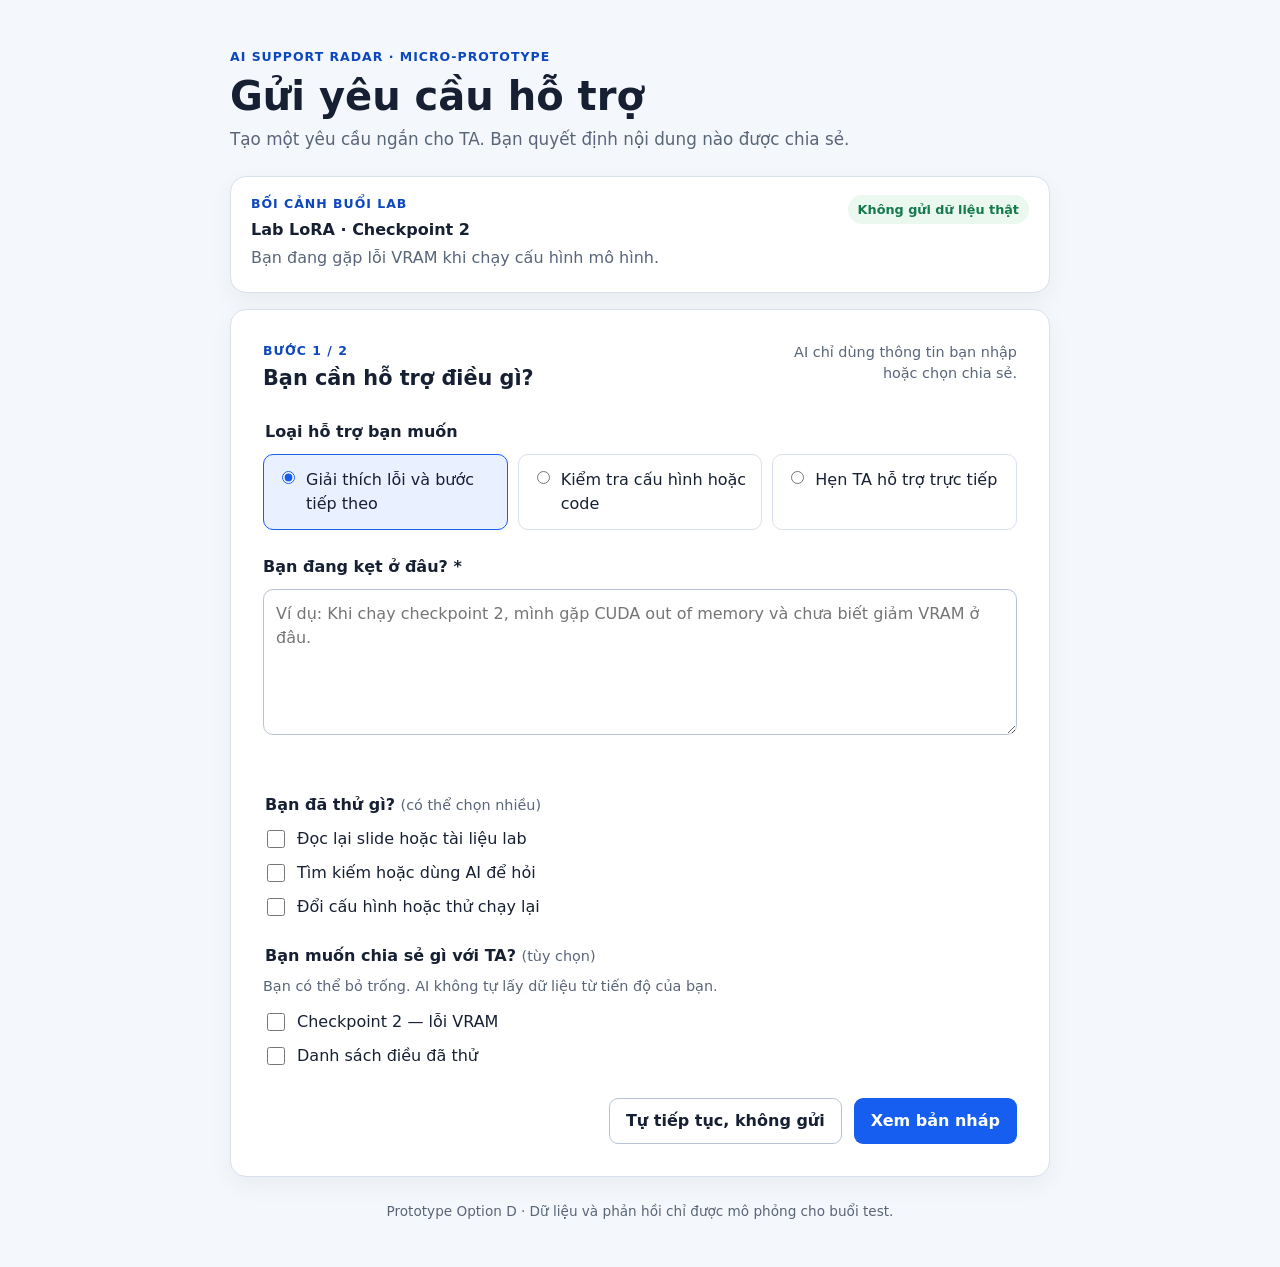
<file: prototype-option-d/index.html>
<!doctype html>
<html lang="vi">
<head>
  <meta charset="UTF-8" />
  <meta name="viewport" content="width=device-width, initial-scale=1.0" />
  <meta name="description" content="Micro-prototype cho Option D: learner chủ động tạo yêu cầu hỗ trợ." />
  <title>Help Brief — Lab LoRA</title>
  <link rel="stylesheet" href="styles.css" />
</head>
<body>
  <main class="app-shell">
    <header class="page-header">
      <p class="eyebrow">AI Support Radar · Micro-prototype</p>
      <h1>Gửi yêu cầu hỗ trợ</h1>
      <p class="lede">Tạo một yêu cầu ngắn cho TA. Bạn quyết định nội dung nào được chia sẻ.</p>
    </header>

    <section class="scenario-card" aria-labelledby="scenario-title">
      <div>
        <p class="eyebrow" id="scenario-title">Bối cảnh buổi lab</p>
        <p><strong>Lab LoRA · Checkpoint 2</strong></p>
        <p class="muted">Bạn đang gặp lỗi VRAM khi chạy cấu hình mô hình.</p>
      </div>
      <span class="status-badge">Không gửi dữ liệu thật</span>
    </section>

    <p id="live-status" class="sr-only" aria-live="polite"></p>

    <section id="form-view" class="view-card" aria-labelledby="request-title">
      <div class="section-heading">
        <div>
          <p class="step-label">Bước 1 / 2</p>
          <h2 id="request-title">Bạn cần hỗ trợ điều gì?</h2>
        </div>
        <p class="privacy-note">AI chỉ dùng thông tin bạn nhập hoặc chọn chia sẻ.</p>
      </div>

      <form id="help-form" novalidate>
        <fieldset>
          <legend>Loại hỗ trợ bạn muốn</legend>
          <div class="choice-grid">
            <label class="choice-card">
              <input type="radio" name="supportType" value="Giải thích lỗi và bước tiếp theo" checked />
              <span>Giải thích lỗi và bước tiếp theo</span>
            </label>
            <label class="choice-card">
              <input type="radio" name="supportType" value="Kiểm tra cấu hình hoặc code" />
              <span>Kiểm tra cấu hình hoặc code</span>
            </label>
            <label class="choice-card">
              <input type="radio" name="supportType" value="Hẹn TA hỗ trợ trực tiếp" />
              <span>Hẹn TA hỗ trợ trực tiếp</span>
            </label>
          </div>
        </fieldset>

        <div class="field-group">
          <label for="issue">Bạn đang kẹt ở đâu? <span aria-hidden="true">*</span></label>
          <textarea id="issue" name="issue" rows="5" placeholder="Ví dụ: Khi chạy checkpoint 2, mình gặp CUDA out of memory và chưa biết giảm VRAM ở đâu."></textarea>
          <p id="issue-error" class="field-error" role="alert"></p>
        </div>

        <fieldset>
          <legend>Bạn đã thử gì? <span class="optional">(có thể chọn nhiều)</span></legend>
          <div class="check-list">
            <label><input type="checkbox" name="attempt" value="Đọc lại slide hoặc tài liệu lab" /> Đọc lại slide hoặc tài liệu lab</label>
            <label><input type="checkbox" name="attempt" value="Tìm kiếm hoặc dùng AI để hỏi" /> Tìm kiếm hoặc dùng AI để hỏi</label>
            <label><input type="checkbox" name="attempt" value="Đổi cấu hình hoặc thử chạy lại" /> Đổi cấu hình hoặc thử chạy lại</label>
          </div>
        </fieldset>

        <fieldset>
          <legend>Bạn muốn chia sẻ gì với TA? <span class="optional">(tùy chọn)</span></legend>
          <p class="helper-text">Bạn có thể bỏ trống. AI không tự lấy dữ liệu từ tiến độ của bạn.</p>
          <div class="check-list">
            <label><input type="checkbox" id="share-checkpoint" value="Checkpoint 2 — lỗi VRAM" /> Checkpoint 2 — lỗi VRAM</label>
            <label><input type="checkbox" id="share-attempts" value="Danh sách điều đã thử" /> Danh sách điều đã thử</label>
          </div>
        </fieldset>

        <div class="form-actions">
          <button type="button" class="button button-secondary" id="continue-button">Tự tiếp tục, không gửi</button>
          <button type="submit" class="button button-primary">Xem bản nháp</button>
        </div>
      </form>
    </section>

    <section id="preview-view" class="view-card" aria-labelledby="preview-title" hidden>
      <div class="section-heading">
        <div>
          <p class="step-label">Bước 2 / 2</p>
          <h2 id="preview-title">Kiểm tra yêu cầu trước khi gửi</h2>
        </div>
        <p class="privacy-note">Bạn vẫn có thể sửa hoặc không gửi.</p>
      </div>

      <div class="ai-disclosure">
        <strong>Bản nháp do AI hỗ trợ cấu trúc</strong>
        <p>AI chỉ tóm tắt từ thông tin bạn đã nhập/chọn. AI không đánh giá năng lực và không bảo đảm TA phản hồi ngay.</p>
      </div>

      <article class="brief-card" aria-label="Bản nháp yêu cầu hỗ trợ">
        <dl>
          <div><dt>Loại hỗ trợ</dt><dd id="preview-support"></dd></div>
          <div><dt>Vấn đề bạn mô tả</dt><dd id="preview-issue"></dd></div>
          <div><dt>Điều đã thử</dt><dd id="preview-attempts"></dd></div>
          <div><dt>Nội dung sẽ gửi cho TA</dt><dd id="preview-shared"></dd></div>
          <div><dt>Thông tin còn thiếu</dt><dd id="preview-missing"></dd></div>
        </dl>
      </article>

      <div class="form-actions">
        <button type="button" class="button button-secondary" id="edit-button">Quay lại chỉnh sửa</button>
        <button type="button" class="button button-primary" id="send-button">Xác nhận gửi cho TA</button>
      </div>
    </section>

    <section id="success-view" class="view-card outcome-view" aria-labelledby="success-title" hidden>
      <p class="step-label">Yêu cầu đã được tạo</p>
      <h2 id="success-title">TA sẽ thấy bản tóm tắt bạn đã xác nhận</h2>
      <p>Đây là prototype: không có dữ liệu nào được gửi hoặc lưu bên ngoài trình duyệt.</p>
      <button type="button" class="button button-primary" data-reset>Gửi một yêu cầu khác</button>
    </section>

    <section id="continue-view" class="view-card outcome-view" aria-labelledby="continue-title" hidden>
      <p class="step-label">Bạn chọn tự tiếp tục</p>
      <h2 id="continue-title">Chưa có yêu cầu nào được gửi</h2>
      <p>Bạn luôn có thể quay lại tạo yêu cầu hỗ trợ khi cần.</p>
      <button type="button" class="button button-primary" data-reset>Tạo yêu cầu hỗ trợ</button>
    </section>

    <footer>
      <p>Prototype Option D · Dữ liệu và phản hồi chỉ được mô phỏng cho buổi test.</p>
    </footer>
  </main>
  <script src="app.js"></script>
</body>
</html>
</file>
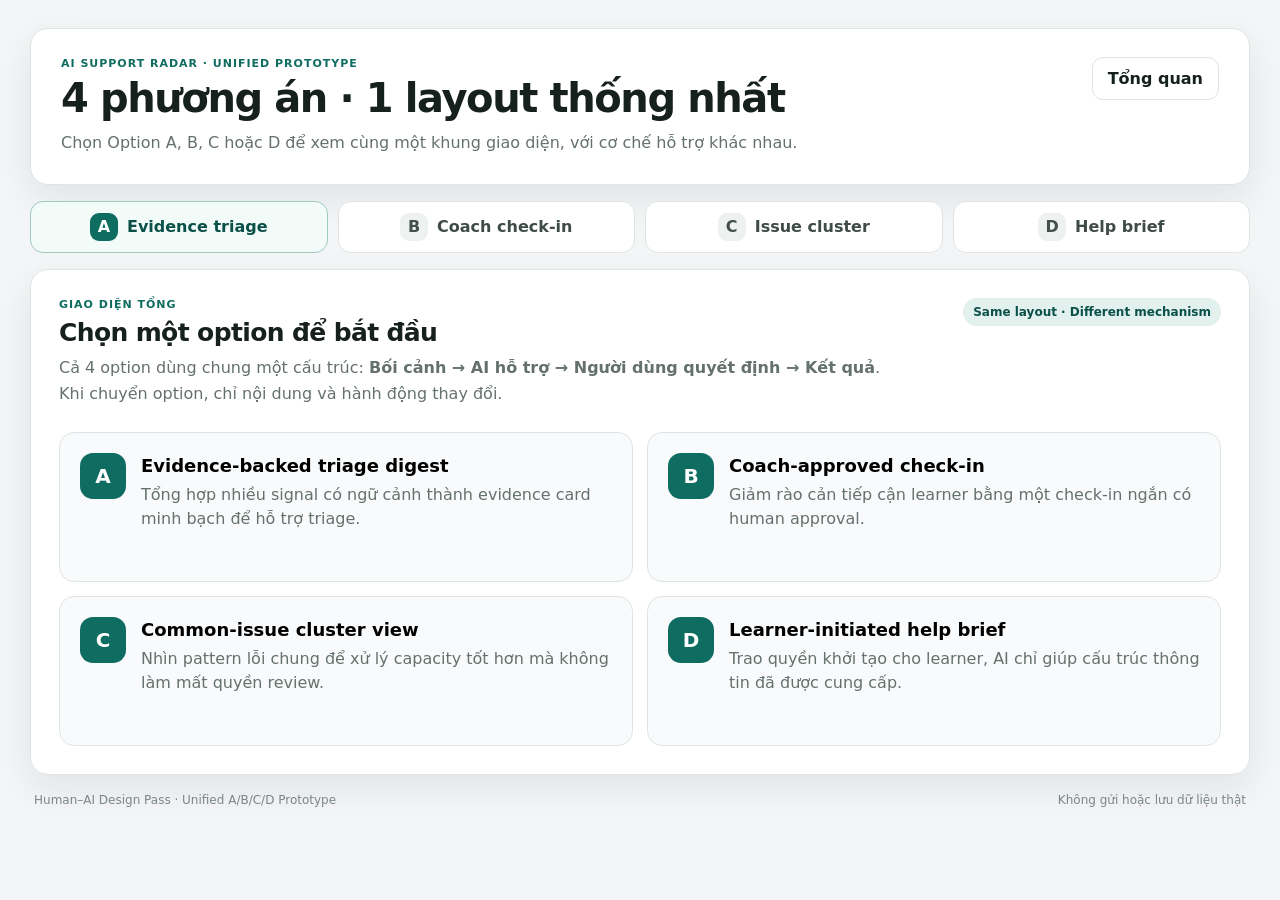
<file: day18-work/prototypes/combined-options/index.html>
<!doctype html>
<html lang="vi">
<head>
  <meta charset="UTF-8" />
  <meta name="viewport" content="width=device-width, initial-scale=1.0" />
  <meta name="description" content="AI Support Radar — giao diện hợp nhất cho 4 solution options A, B, C, D." />
  <title>AI Support Radar — 4 Options</title>
  <link rel="stylesheet" href="styles.css" />
</head>
<body>
  <div class="app-shell">
    <header class="topbar">
      <div>
        <p class="eyebrow">AI Support Radar · Unified Prototype</p>
        <h1>4 phương án · 1 layout thống nhất</h1>
        <p class="lede">Chọn Option A, B, C hoặc D để xem cùng một khung giao diện, với cơ chế hỗ trợ khác nhau.</p>
      </div>
      <button id="overviewBtn" class="btn btn-secondary" type="button">Tổng quan</button>
    </header>

    <nav class="option-tabs" aria-label="Chọn solution option">
      <button class="option-tab active" data-option="A" type="button"><span>A</span> Evidence triage</button>
      <button class="option-tab" data-option="B" type="button"><span>B</span> Coach check-in</button>
      <button class="option-tab" data-option="C" type="button"><span>C</span> Issue cluster</button>
      <button class="option-tab" data-option="D" type="button"><span>D</span> Help brief</button>
    </nav>

    <main>
      <section id="overviewView" class="overview-card">
        <div class="section-head">
          <div>
            <p class="eyebrow">Giao diện tổng</p>
            <h2>Chọn một option để bắt đầu</h2>
          </div>
          <span class="badge">Same layout · Different mechanism</span>
        </div>
        <p class="overview-copy">Cả 4 option dùng chung một cấu trúc: <strong>Bối cảnh → AI hỗ trợ → Người dùng quyết định → Kết quả</strong>. Khi chuyển option, chỉ nội dung và hành động thay đổi.</p>
        <div class="overview-grid" id="overviewGrid"></div>
      </section>

      <section id="optionView" class="option-view" hidden>
        <div class="context-strip">
          <div>
            <p class="eyebrow">Bối cảnh chung</p>
            <h2 id="optionTitle">Option A</h2>
            <p id="optionSubtitle" class="muted"></p>
          </div>
          <div class="context-meta">
            <span class="meta-pill">Lab LoRA</span>
            <span class="meta-pill">Checkpoint 2</span>
            <span id="rolePill" class="meta-pill accent">Lab Coach</span>
          </div>
        </div>

        <div class="workspace-grid">
          <section class="main-card">
            <div class="flow-steps" aria-label="Luồng xử lý">
              <div class="flow-step active"><span>1</span><b>Bối cảnh</b></div>
              <div class="flow-line"></div>
              <div class="flow-step active"><span>2</span><b>AI hỗ trợ</b></div>
              <div class="flow-line"></div>
              <div class="flow-step active"><span>3</span><b>Bạn quyết định</b></div>
              <div class="flow-line"></div>
              <div class="flow-step"><span>4</span><b>Kết quả</b></div>
            </div>

            <div class="content-block">
              <div class="block-heading">
                <div>
                  <p class="eyebrow">01 · Bối cảnh</p>
                  <h3 id="contextHeading"></h3>
                </div>
                <span id="privacyBadge" class="badge subtle"></span>
              </div>
              <div id="contextBody" class="surface"></div>
            </div>

            <div class="content-block">
              <div class="block-heading">
                <div>
                  <p class="eyebrow">02 · AI hỗ trợ</p>
                  <h3 id="aiHeading"></h3>
                </div>
                <span class="badge subtle">AI không tự hành động</span>
              </div>
              <div id="aiBody" class="surface"></div>
            </div>

            <div class="content-block">
              <div class="block-heading">
                <div>
                  <p class="eyebrow">03 · Bạn quyết định</p>
                  <h3 id="decisionHeading"></h3>
                </div>
              </div>
              <div id="decisionBody" class="surface"></div>
            </div>

            <div id="outcomeBlock" class="outcome-block" hidden>
              <div>
                <p class="eyebrow">04 · Kết quả mô phỏng</p>
                <h3 id="outcomeTitle">Đã ghi nhận quyết định</h3>
                <p id="outcomeText" class="muted"></p>
              </div>
              <button id="resetOptionBtn" class="btn btn-secondary" type="button">Làm lại option này</button>
            </div>
          </section>

          <aside class="side-card">
            <p class="eyebrow">Option snapshot</p>
            <h3 id="snapshotTitle"></h3>
            <dl class="snapshot-list">
              <div><dt>Trigger</dt><dd id="snapshotTrigger"></dd></div>
              <div><dt>User làm gì?</dt><dd id="snapshotUser"></dd></div>
              <div><dt>AI làm gì?</dt><dd id="snapshotAI"></dd></div>
              <div><dt>Trade-off</dt><dd id="snapshotTradeoff"></dd></div>
            </dl>
            <div class="principle-box">
              <strong>Nguyên tắc chung</strong>
              <p>Không dùng một behavioral signal đơn lẻ để kết luận learner đang struggle. Luôn giữ quyền review, chỉnh sửa, defer hoặc opt-out.</p>
            </div>
            <button id="backOverviewBtn" class="btn btn-secondary full" type="button">← Quay lại giao diện tổng</button>
          </aside>
        </div>
      </section>
    </main>

    <footer>
      <span>Human–AI Design Pass · Unified A/B/C/D Prototype</span>
      <span>Không gửi hoặc lưu dữ liệu thật</span>
    </footer>
  </div>

  <script src="app.js"></script>
</body>
</html>
</file>
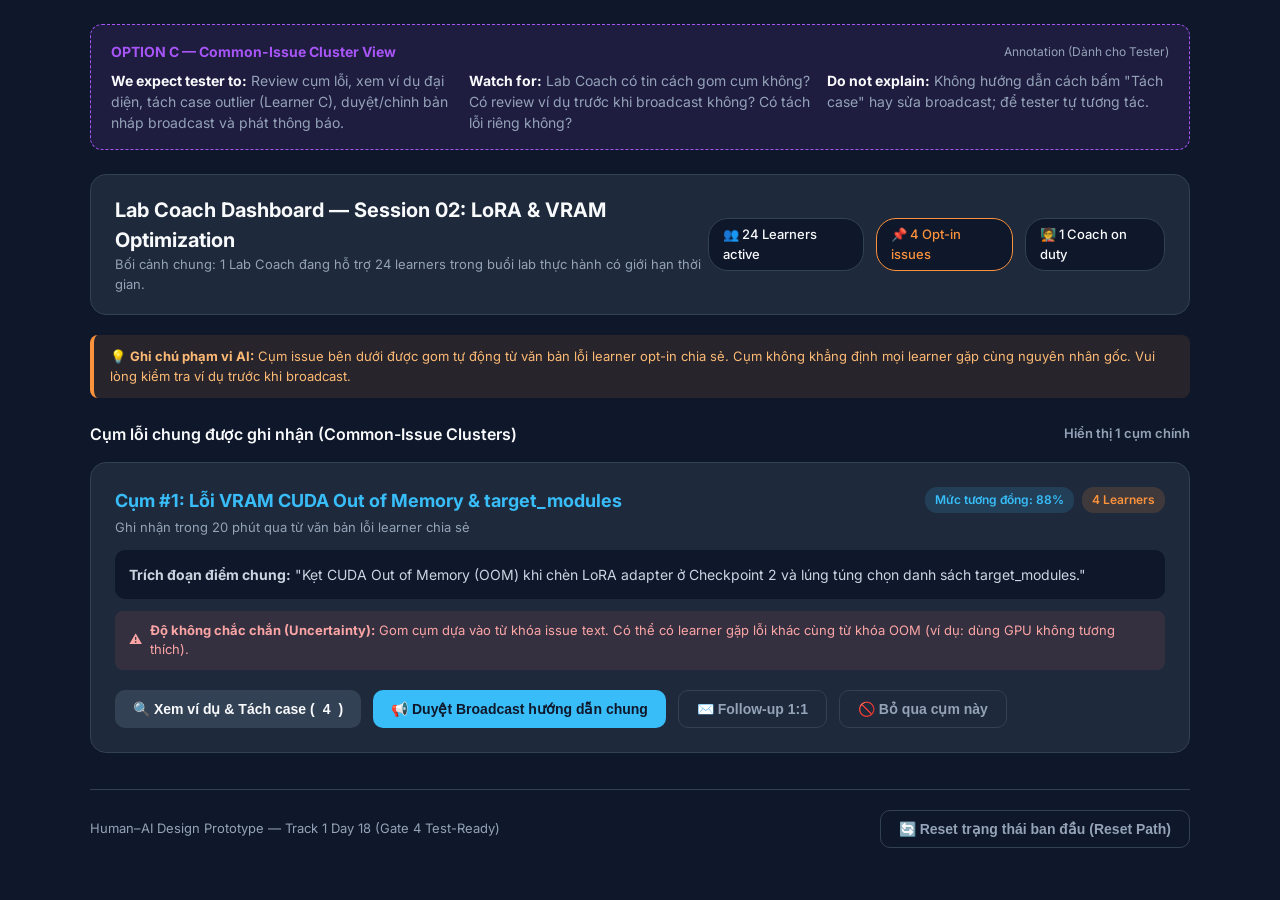
<file: day18-work/prototypes/option-c/index.html>
<!DOCTYPE html>
<html lang="vi">
<head>
  <meta charset="UTF-8">
  <meta name="viewport" content="width=device-width, initial-scale=1.0">
  <title>Option C — Common-Issue Cluster View Prototype</title>
  <link rel="preconnect" href="https://fonts.googleapis.com">
  <link rel="preconnect" href="https://fonts.gstatic.com" crossorigin>
  <link href="https://fonts.googleapis.com/css2?family=Inter:wght@400;500;600;700&display=swap" rel="stylesheet">
  <style>
    :root {
      --bg-dark: #0f172a;
      --card-bg: #1e293b;
      --card-border: #334155;
      --text-main: #f8fafc;
      --text-muted: #94a3b8;
      --primary: #38bdf8;
      --primary-hover: #0284c7;
      --accent-orange: #fb923c;
      --accent-green: #4ade80;
      --accent-red: #f87171;
      --purple: #a855f7;
    }

    * {
      box-sizing: border-box;
      margin: 0;
      padding: 0;
    }

    body {
      font-family: 'Inter', sans-serif;
      background-color: var(--bg-dark);
      color: var(--text-main);
      line-height: 1.5;
      padding: 24px;
    }

    .container {
      max-width: 1100px;
      margin: 0 auto;
    }

    /* Annotation Banner */
    .annotation-box {
      background: rgba(168, 85, 247, 0.1);
      border: 1px dashed var(--purple);
      border-radius: 12px;
      padding: 16px 20px;
      margin-bottom: 24px;
      font-size: 14px;
    }
    .annotation-title {
      font-weight: 700;
      color: var(--purple);
      margin-bottom: 8px;
      display: flex;
      justify-content: space-between;
      align-items: center;
    }
    .annotation-grid {
      display: grid;
      grid-template-columns: 1fr 1fr 1fr;
      gap: 16px;
      color: var(--text-muted);
    }
    .annotation-grid strong {
      color: var(--text-main);
    }

    /* Shared Context Header */
    .header-card {
      background: var(--card-bg);
      border: 1px solid var(--card-border);
      border-radius: 16px;
      padding: 20px 24px;
      margin-bottom: 20px;
      display: flex;
      justify-content: space-between;
      align-items: center;
    }
    .header-title h1 {
      font-size: 20px;
      font-weight: 700;
      color: var(--text-main);
    }
    .header-title p {
      font-size: 13px;
      color: var(--text-muted);
    }
    .stats-pills {
      display: flex;
      gap: 12px;
    }
    .pill {
      background: #0f172a;
      border: 1px solid var(--card-border);
      padding: 6px 14px;
      border-radius: 20px;
      font-size: 13px;
      font-weight: 500;
    }
    .pill.highlight {
      border-color: var(--accent-orange);
      color: var(--accent-orange);
    }

    /* Capability Limit Banner */
    .limit-banner {
      background: rgba(251, 146, 60, 0.1);
      border-left: 4px solid var(--accent-orange);
      padding: 12px 16px;
      border-radius: 8px;
      margin-bottom: 24px;
      font-size: 13px;
      color: #fdba74;
    }

    /* Main Cluster View */
    .section-title {
      font-size: 16px;
      font-weight: 600;
      margin-bottom: 16px;
      display: flex;
      justify-content: space-between;
      align-items: center;
    }

    .cluster-card {
      background: var(--card-bg);
      border: 1px solid var(--card-border);
      border-radius: 16px;
      padding: 24px;
      margin-bottom: 20px;
      transition: all 0.2s ease;
    }
    .cluster-card:hover {
      border-color: var(--primary);
    }

    .cluster-header {
      display: flex;
      justify-content: space-between;
      align-items: flex-start;
      margin-bottom: 12px;
    }
    .cluster-name {
      font-size: 18px;
      font-weight: 700;
      color: var(--primary);
    }
    .badge {
      font-size: 12px;
      padding: 4px 10px;
      border-radius: 12px;
      font-weight: 600;
    }
    .badge-similarity {
      background: rgba(56, 189, 248, 0.15);
      color: var(--primary);
    }
    .badge-count {
      background: rgba(251, 146, 60, 0.15);
      color: var(--accent-orange);
    }

    .cluster-body {
      margin-bottom: 20px;
    }
    .cluster-snippet {
      background: #0f172a;
      padding: 14px;
      border-radius: 10px;
      font-size: 14px;
      color: #cbd5e1;
      margin-bottom: 12px;
    }
    .uncertainty-warning {
      font-size: 13px;
      color: #fca5a5;
      background: rgba(248, 113, 113, 0.1);
      padding: 10px 14px;
      border-radius: 8px;
      display: flex;
      align-items: center;
      gap: 8px;
    }

    /* Actions Bar */
    .cluster-actions {
      display: flex;
      gap: 12px;
      flex-wrap: wrap;
    }
    .btn {
      padding: 10px 18px;
      border-radius: 10px;
      font-size: 14px;
      font-weight: 600;
      cursor: pointer;
      border: none;
      transition: all 0.2s ease;
      display: inline-flex;
      align-items: center;
      gap: 8px;
    }
    .btn-primary {
      background: var(--primary);
      color: #0f172a;
    }
    .btn-primary:hover {
      background: var(--primary-hover);
    }
    .btn-secondary {
      background: #334155;
      color: var(--text-main);
    }
    .btn-secondary:hover {
      background: #475569;
    }
    .btn-outline {
      background: transparent;
      border: 1px solid var(--card-border);
      color: var(--text-muted);
    }
    .btn-outline:hover {
      border-color: var(--text-muted);
      color: var(--text-main);
    }

    /* Modals */
    .modal-overlay {
      position: fixed;
      top: 0; left: 0; right: 0; bottom: 0;
      background: rgba(15, 23, 42, 0.8);
      backdrop-filter: blur(4px);
      display: flex;
      align-items: center;
      justify-content: center;
      z-index: 100;
      opacity: 0;
      pointer-events: none;
      transition: opacity 0.2s ease;
    }
    .modal-overlay.active {
      opacity: 1;
      pointer-events: auto;
    }
    .modal-box {
      background: var(--card-bg);
      border: 1px solid var(--card-border);
      border-radius: 16px;
      width: 90%;
      max-width: 680px;
      padding: 28px;
      max-height: 85vh;
      overflow-y: auto;
    }
    .modal-title {
      font-size: 18px;
      font-weight: 700;
      margin-bottom: 16px;
      display: flex;
      justify-content: space-between;
    }
    .learner-item {
      background: #0f172a;
      border: 1px solid var(--card-border);
      border-radius: 10px;
      padding: 14px;
      margin-bottom: 12px;
      display: flex;
      justify-content: space-between;
      align-items: center;
    }
    .learner-info h4 {
      font-size: 14px;
      color: var(--text-main);
    }
    .learner-info p {
      font-size: 13px;
      color: var(--text-muted);
    }
    .btn-split {
      background: rgba(248, 113, 113, 0.15);
      color: var(--accent-red);
      border: 1px solid var(--accent-red);
      padding: 6px 12px;
      border-radius: 8px;
      font-size: 12px;
      font-weight: 600;
      cursor: pointer;
    }
    .btn-split:hover {
      background: var(--accent-red);
      color: #0f172a;
    }

    textarea.broadcast-text {
      width: 100%;
      height: 120px;
      background: #0f172a;
      border: 1px solid var(--card-border);
      border-radius: 10px;
      color: var(--text-main);
      padding: 12px;
      font-family: inherit;
      font-size: 14px;
      margin: 12px 0 16px 0;
      resize: vertical;
    }

    /* Result State Banner */
    .result-banner {
      background: rgba(74, 222, 128, 0.1);
      border: 1px solid var(--accent-green);
      border-radius: 12px;
      padding: 16px 20px;
      margin-bottom: 20px;
      display: none;
    }
    .result-banner.active {
      display: block;
    }

    /* Reset Footer Bar */
    .reset-bar {
      margin-top: 36px;
      padding-top: 20px;
      border-top: 1px solid var(--card-border);
      display: flex;
      justify-content: space-between;
      align-items: center;
    }
  </style>
</head>
<body>

<div class="container">
  <!-- Prototype Annotation (Chặng 4 Guideline) -->
  <div class="annotation-box">
    <div class="annotation-title">
      <span>OPTION C — Common-Issue Cluster View</span>
      <span style="font-size: 12px; font-weight: normal; color: var(--text-muted);">Annotation (Dành cho Tester)</span>
    </div>
    <div class="annotation-grid">
      <div><strong>We expect tester to:</strong> Review cụm lỗi, xem ví dụ đại diện, tách case outlier (Learner C), duyệt/chỉnh bản nháp broadcast và phát thông báo.</div>
      <div><strong>Watch for:</strong> Lab Coach có tin cách gom cụm không? Có review ví dụ trước khi broadcast không? Có tách lỗi riêng không?</div>
      <div><strong>Do not explain:</strong> Không hướng dẫn cách bấm "Tách case" hay sửa broadcast; để tester tự tương tác.</div>
    </div>
  </div>

  <!-- Shared Context Header -->
  <div class="header-card">
    <div class="header-title">
      <h1>Lab Coach Dashboard — Session 02: LoRA & VRAM Optimization</h1>
      <p>Bối cảnh chung: 1 Lab Coach đang hỗ trợ 24 learners trong buổi lab thực hành có giới hạn thời gian.</p>
    </div>
    <div class="stats-pills">
      <span class="pill">👥 24 Learners active</span>
      <span class="pill highlight" id="optin-count-pill">📌 4 Opt-in issues</span>
      <span class="pill">🧑‍🏫 1 Coach on duty</span>
    </div>
  </div>

  <!-- Capability & Limits Header -->
  <div class="limit-banner">
    💡 <strong>Ghi chú phạm vi AI:</strong> Cụm issue bên dưới được gom tự động từ văn bản lỗi learner opt-in chia sẻ. Cụm không khẳng định mọi learner gặp cùng nguyên nhân gốc. Vui lòng kiểm tra ví dụ trước khi broadcast.
  </div>

  <!-- Result Banner (After Action) -->
  <div class="result-banner" id="result-banner">
    <h3 style="color: var(--accent-green); margin-bottom: 6px;">📢 Đã phát Broadcast thành công!</h3>
    <p style="font-size: 14px; color: #cbd5e1;">Hướng dẫn tháo gỡ VRAM đã được gửi tới các learner trong cụm. Tiết kiệm ước tính ~20 phút triage cá nhân.</p>
    <div style="margin-top: 12px; display: flex; gap: 10px;">
      <button class="btn btn-outline" style="font-size: 12px;" onclick="alert('Đã gửi thông tin bổ sung vào kênh Discord!')">✏️ Gửi Correction / Bổ sung</button>
      <button class="btn btn-outline" style="font-size: 12px;" onclick="undoBroadcast()">↩️ Thu hồi Broadcast / Đóng cụm</button>
    </div>
  </div>

  <!-- Main Content: Cluster View -->
  <div class="section-title">
    <span>Cụm lỗi chung được ghi nhận (Common-Issue Clusters)</span>
    <span style="font-size: 13px; color: var(--text-muted);" id="cluster-status-text">Hiển thị 1 cụm chính</span>
  </div>

  <div class="cluster-card" id="main-cluster">
    <div class="cluster-header">
      <div>
        <div class="cluster-name">Cụm #1: Lỗi VRAM CUDA Out of Memory & target_modules</div>
        <div style="font-size: 13px; color: var(--text-muted); margin-top: 4px;">Ghi nhận trong 20 phút qua từ văn bản lỗi learner chia sẻ</div>
      </div>
      <div style="display: flex; gap: 8px;">
        <span class="badge badge-similarity">Mức tương đồng: 88%</span>
        <span class="badge badge-count" id="cluster-count-badge">4 Learners</span>
      </div>
    </div>

    <div class="cluster-body">
      <div class="cluster-snippet">
        <strong>Trích đoạn điểm chung:</strong> "Kẹt CUDA Out of Memory (OOM) khi chèn LoRA adapter ở Checkpoint 2 và lúng túng chọn danh sách target_modules."
      </div>
      <div class="uncertainty-warning">
        <span>⚠️</span>
        <span><strong>Độ không chắc chắn (Uncertainty):</strong> Gom cụm dựa vào từ khóa issue text. Có thể có learner gặp lỗi khác cùng từ khóa OOM (ví dụ: dùng GPU không tương thích).</span>
      </div>
    </div>

    <div class="cluster-actions">
      <button class="btn btn-secondary" onclick="openInspectModal()">🔍 Xem ví dụ & Tách case (<span id="inspect-count-label">4</span>)</button>
      <button class="btn btn-primary" onclick="openBroadcastModal()">📢 Duyệt Broadcast hướng dẫn chung</button>
      <button class="btn btn-outline" onclick="alert('Đã tạo kênh follow-up 1:1 cho đại diện nhóm.')">✉️ Follow-up 1:1</button>
      <button class="btn btn-outline" onclick="dismissCluster()">🚫 Bỏ qua cụm này</button>
    </div>
  </div>

  <!-- Separated 1:1 List (Dynamic) -->
  <div id="separated-section" style="display: none; margin-top: 24px;">
    <div class="section-title" style="color: var(--accent-orange);">
      <span>Danh sách tách riêng cần Triage 1:1</span>
    </div>
    <div class="cluster-card" style="border-color: var(--accent-orange);">
      <div style="font-size: 14px; color: var(--text-main); font-weight: 600;">Learner 3 (L07) — BitsAndBytes 8-bit trên GPU không hỗ trợ</div>
      <div style="font-size: 13px; color: var(--text-muted); margin-top: 4px;">Đã tách khỏi cụm VRAM chung vì là lỗi phần cứng cá nhân. Cần hỗ trợ 1:1 trực tiếp.</div>
    </div>
  </div>

  <!-- Footer Reset Path (Gate 4 Requirement) -->
  <div class="reset-bar">
    <span style="font-size: 13px; color: var(--text-muted);">Human–AI Design Prototype — Track 1 Day 18 (Gate 4 Test-Ready)</span>
    <button class="btn btn-outline" onclick="resetPrototype()">🔄 Reset trạng thái ban đầu (Reset Path)</button>
  </div>
</div>

<!-- Modal 1: Inspect & Split Cases -->
<div class="modal-overlay" id="inspect-modal">
  <div class="modal-box">
    <div class="modal-title">
      <span>Danh sách case trong Cụm VRAM OOM</span>
      <button style="background: none; border: none; color: var(--text-muted); cursor: pointer; font-size: 18px;" onclick="closeInspectModal()">✕</button>
    </div>
    <p style="font-size: 13px; color: var(--text-muted); margin-bottom: 16px;">
      Lab Coach có thể kiểm tra từng mô tả và bấm <strong>"Tách case"</strong> nếu learner gặp lỗi khác nguyên nhân.
    </p>

    <div class="learner-item">
      <div class="learner-info">
        <h4>Learner 1 (L01) — Kẹt target_modules ["q_proj", "v_proj"]</h4>
        <p>Thử OOM khi batch_size=8; đã đọc slide nhưng chưa giảm batch size.</p>
      </div>
      <span style="font-size: 12px; color: var(--accent-green); font-weight: 600;">Thuộc cụm chung</span>
    </div>

    <div class="learner-item">
      <div class="learner-info">
        <h4>Learner 2 (L03) — Quên bật gradient_checkpointing</h4>
        <p>Báo lỗi OOM ở epoch 1; chưa bật gradient_checkpointing=True.</p>
      </div>
      <span style="font-size: 12px; color: var(--accent-green); font-weight: 600;">Thuộc cụm chung</span>
    </div>

    <div class="learner-item" id="learner-3-row">
      <div class="learner-info">
        <h4>Learner 3 (L07) — Lỗi BitsAndBytes 8-bit CUDA</h4>
        <p>Báo lỗi OOM do GPU GTX cũ không hỗ trợ quantization 8-bit.</p>
      </div>
      <button class="btn-split" onclick="splitLearner3()">✂️ Tách case ra khỏi cụm</button>
    </div>

    <div class="learner-item">
      <div class="learner-info">
        <h4>Learner 4 (L12) — Float32 base model overload</h4>
        <p>OOM khi load base model ở float32 thay vì float16.</p>
      </div>
      <span style="font-size: 12px; color: var(--accent-green); font-weight: 600;">Thuộc cụm chung</span>
    </div>

    <div style="margin-top: 20px; text-align: right;">
      <button class="btn btn-secondary" onclick="closeInspectModal()">Đóng</button>
    </div>
  </div>
</div>

<!-- Modal 2: Review & Edit Broadcast -->
<div class="modal-overlay" id="broadcast-modal">
  <div class="modal-box">
    <div class="modal-title">
      <span>Duyệt Broadcast hướng dẫn chung (Option C)</span>
      <button style="background: none; border: none; color: var(--text-muted); cursor: pointer; font-size: 18px;" onclick="closeBroadcastModal()">✕</button>
    </div>

    <div style="font-size: 12px; background: rgba(56, 189, 248, 0.1); color: var(--primary); padding: 8px 12px; border-radius: 6px; margin-bottom: 12px;">
      🤖 <strong>AI Draft:</strong> Nội dung do AI đề xuất từ <span id="broadcast-target-count">3</span> case trong cụm. Lab Coach cần chỉnh sửa và xác nhận trước khi gửi.
    </div>

    <label style="font-size: 13px; font-weight: 600; color: var(--text-main);">Nội dung Broadcast (Lab Coach có thể chỉnh sửa tự do):</label>
    <textarea class="broadcast-text" id="broadcast-textarea">Chào các bạn làm Lab LoRA! Hệ thống ghi nhận một số bạn gặp vấn đề VRAM / CUDA OOM ở Checkpoint 2. 

Hướng dẫn xử lý nhanh:
1) Bật `gradient_checkpointing=True` trong TrainingArguments.
2) Giảm `per_device_train_batch_size` xuống 2 hoặc 4.
3) Đảm bảo `target_modules` chỉ chọn ["q_proj", "v_proj"].

Nếu đã thử các bước trên mà vẫn kẹt, hãy giơ tay để Lab Coach hỗ trợ 1:1!</textarea>

    <div style="margin-bottom: 16px;">
      <label style="font-size: 13px; color: var(--text-muted); display: flex; align-items: center; gap: 8px;">
        <input type="checkbox" id="confirm-checkbox">
        <span style="color: var(--text-main);">Tôi đã kiểm tra nội dung và xác nhận phát thông báo tới nhóm learner trong cụm.</span>
      </label>
    </div>

    <div style="display: flex; justify-content: flex-end; gap: 10px;">
      <button class="btn btn-outline" onclick="closeBroadcastModal()">Hủy</button>
      <button class="btn btn-primary" onclick="sendBroadcast()">🚀 Phát Broadcast ngay</button>
    </div>
  </div>
</div>

<script>
  let learner3Split = false;

  function openInspectModal() {
    document.getElementById('inspect-modal').classList.add('active');
  }
  function closeInspectModal() {
    document.getElementById('inspect-modal').classList.remove('active');
  }
  function openBroadcastModal() {
    document.getElementById('broadcast-target-count').innerText = learner3Split ? '3' : '4';
    document.getElementById('broadcast-modal').classList.add('active');
  }
  function closeBroadcastModal() {
    document.getElementById('broadcast-modal').classList.remove('active');
  }

  function splitLearner3() {
    learner3Split = true;
    const row = document.getElementById('learner-3-row');
    row.style.opacity = '0.5';
    row.innerHTML = `
      <div class="learner-info">
        <h4 style="text-decoration: line-through;">Learner 3 (L07) — Lỗi BitsAndBytes 8-bit CUDA</h4>
        <p>Đã tách ra khỏi cụm chung -> Đang nằm trong hàng chờ Triage 1:1.</p>
      </div>
      <span style="font-size: 12px; color: var(--accent-orange); font-weight: 600;">Đã tách 1:1</span>
    `;

    document.getElementById('cluster-count-badge').innerText = '3 Learners';
    document.getElementById('optin-count-pill').innerText = '📌 3 Opt-in issues in cluster (+1 split)';
    document.getElementById('inspect-count-label').innerText = '3';
    document.getElementById('separated-section').style.display = 'block';
  }

  function sendBroadcast() {
    const cb = document.getElementById('confirm-checkbox');
    if (!cb.checked) {
      alert('Vui lòng đánh dấu xác nhận trước khi phát Broadcast!');
      return;
    }
    closeBroadcastModal();
    document.getElementById('main-cluster').style.opacity = '0.4';
    document.getElementById('result-banner').classList.add('active');
  }

  function undoBroadcast() {
    document.getElementById('main-cluster').style.opacity = '1';
    document.getElementById('result-banner').classList.remove('active');
  }

  function dismissCluster() {
    if (confirm('Bạn có chắc chắn muốn bỏ qua cụm lỗi này?')) {
      document.getElementById('main-cluster').style.display = 'none';
      document.getElementById('cluster-status-text').innerText = 'Đã bỏ qua cụm (0 cụm hiển thị)';
    }
  }

  function resetPrototype() {
    learner3Split = false;
    document.getElementById('main-cluster').style.display = 'block';
    document.getElementById('main-cluster').style.opacity = '1';
    document.getElementById('result-banner').classList.remove('active');
    document.getElementById('separated-section').style.display = 'none';
    document.getElementById('cluster-count-badge').innerText = '4 Learners';
    document.getElementById('optin-count-pill').innerText = '📌 4 Opt-in issues';
    document.getElementById('inspect-count-label').innerText = '4';
    document.getElementById('cluster-status-text').innerText = 'Hiển thị 1 cụm chính';
    document.getElementById('confirm-checkbox').checked = false;

    document.getElementById('learner-3-row').style.opacity = '1';
    document.getElementById('learner-3-row').innerHTML = `
      <div class="learner-info">
        <h4>Learner 3 (L07) — Lỗi BitsAndBytes 8-bit CUDA</h4>
        <p>Báo lỗi OOM do GPU GTX cũ không hỗ trợ quantization 8-bit.</p>
      </div>
      <button class="btn-split" onclick="splitLearner3()">✂️ Tách case ra khỏi cụm</button>
    `;

    closeInspectModal();
    closeBroadcastModal();
  }
</script>

</body>
</html>
</file>
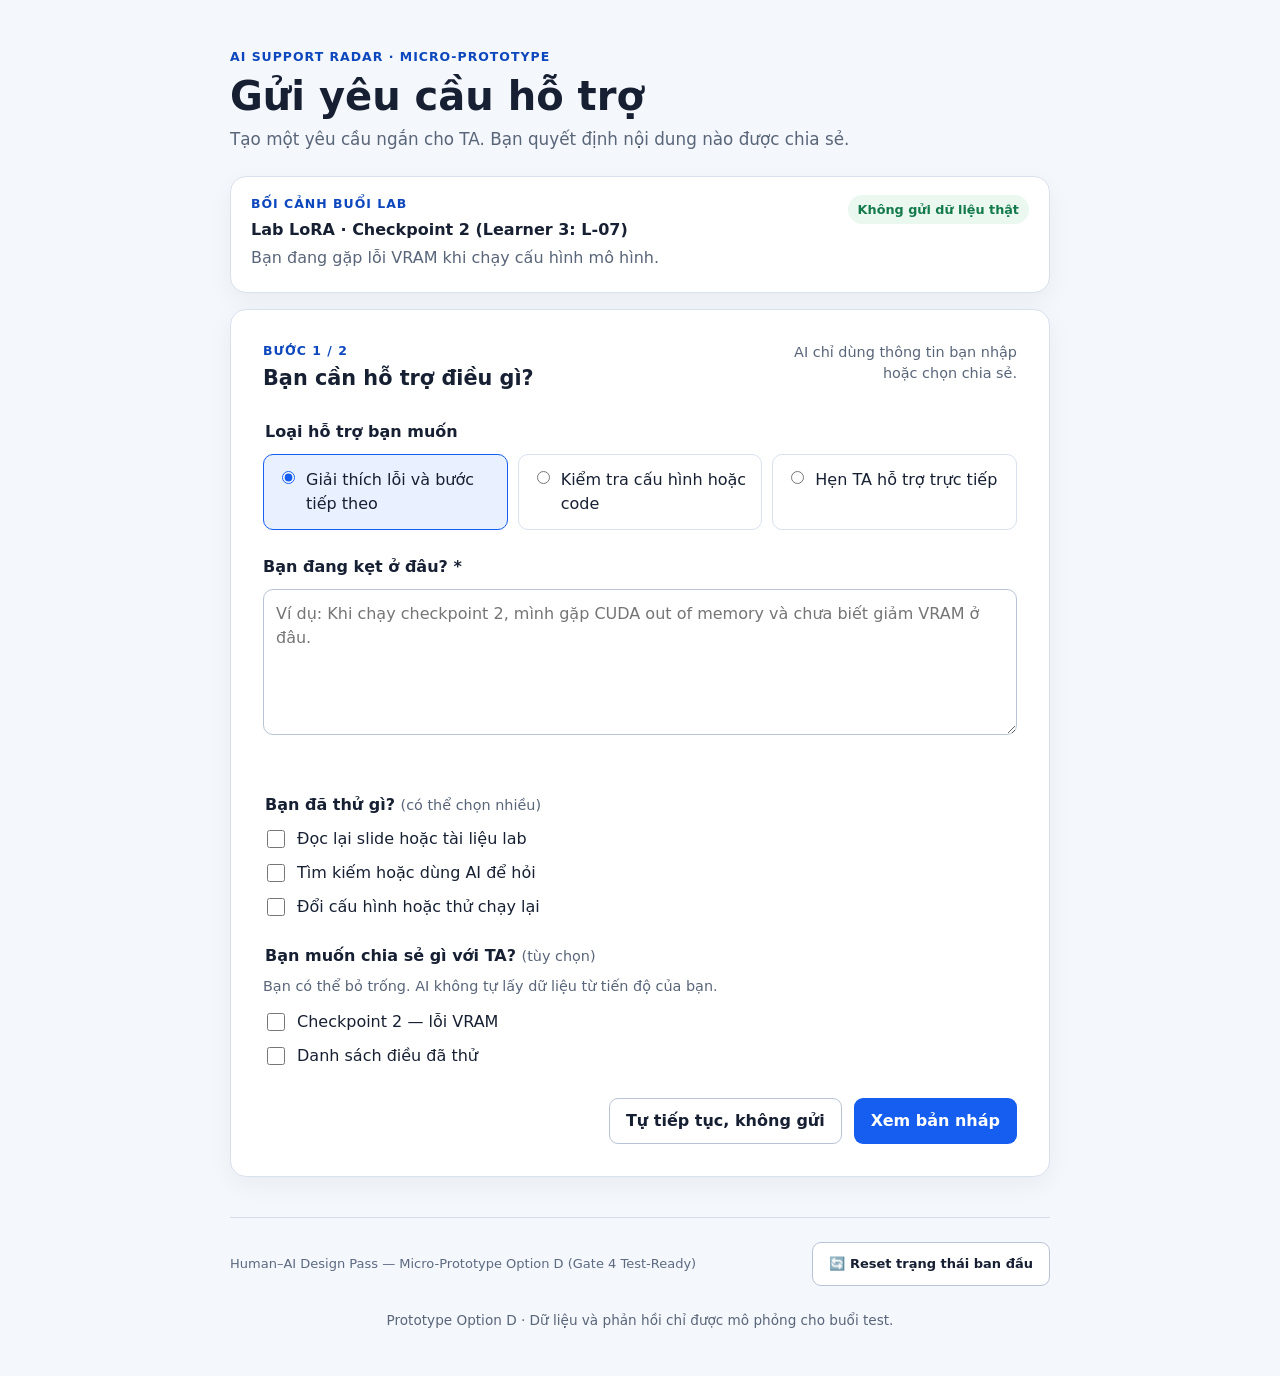
<file: day18-work/prototypes/prototype-option-d/index.html>
<!doctype html>
<html lang="vi">
<head>
  <meta charset="UTF-8" />
  <meta name="viewport" content="width=device-width, initial-scale=1.0" />
  <meta name="description" content="Micro-prototype cho Option D: learner chủ động tạo yêu cầu hỗ trợ." />
  <title>Help Brief — Lab LoRA</title>
  <link rel="stylesheet" href="styles.css" />
</head>
<body>
  <main class="app-shell">
    <header class="page-header">
      <p class="eyebrow">AI Support Radar · Micro-prototype</p>
      <h1>Gửi yêu cầu hỗ trợ</h1>
      <p class="lede">Tạo một yêu cầu ngắn cho TA. Bạn quyết định nội dung nào được chia sẻ.</p>
    </header>

    <section class="scenario-card" aria-labelledby="scenario-title">
      <div>
        <p class="eyebrow" id="scenario-title">Bối cảnh buổi lab</p>
        <p><strong>Lab LoRA · Checkpoint 2 (Learner 3: L-07)</strong></p>
        <p class="muted">Bạn đang gặp lỗi VRAM khi chạy cấu hình mô hình.</p>
      </div>
      <span class="status-badge">Không gửi dữ liệu thật</span>
    </section>

    <p id="live-status" class="sr-only" aria-live="polite"></p>

    <section id="form-view" class="view-card" aria-labelledby="request-title">
      <div class="section-heading">
        <div>
          <p class="step-label">Bước 1 / 2</p>
          <h2 id="request-title">Bạn cần hỗ trợ điều gì?</h2>
        </div>
        <p class="privacy-note">AI chỉ dùng thông tin bạn nhập hoặc chọn chia sẻ.</p>
      </div>

      <form id="help-form" novalidate>
        <fieldset>
          <legend>Loại hỗ trợ bạn muốn</legend>
          <div class="choice-grid">
            <label class="choice-card">
              <input type="radio" name="supportType" value="Giải thích lỗi và bước tiếp theo" checked />
              <span>Giải thích lỗi và bước tiếp theo</span>
            </label>
            <label class="choice-card">
              <input type="radio" name="supportType" value="Kiểm tra cấu hình hoặc code" />
              <span>Kiểm tra cấu hình hoặc code</span>
            </label>
            <label class="choice-card">
              <input type="radio" name="supportType" value="Hẹn TA hỗ trợ trực tiếp" />
              <span>Hẹn TA hỗ trợ trực tiếp</span>
            </label>
          </div>
        </fieldset>

        <div class="field-group">
          <label for="issue">Bạn đang kẹt ở đâu? <span aria-hidden="true">*</span></label>
          <textarea id="issue" name="issue" rows="5" placeholder="Ví dụ: Khi chạy checkpoint 2, mình gặp CUDA out of memory và chưa biết giảm VRAM ở đâu."></textarea>
          <p id="issue-error" class="field-error" role="alert"></p>
        </div>

        <fieldset>
          <legend>Bạn đã thử gì? <span class="optional">(có thể chọn nhiều)</span></legend>
          <div class="check-list">
            <label><input type="checkbox" name="attempt" value="Đọc lại slide hoặc tài liệu lab" /> Đọc lại slide hoặc tài liệu lab</label>
            <label><input type="checkbox" name="attempt" value="Tìm kiếm hoặc dùng AI để hỏi" /> Tìm kiếm hoặc dùng AI để hỏi</label>
            <label><input type="checkbox" name="attempt" value="Đổi cấu hình hoặc thử chạy lại" /> Đổi cấu hình hoặc thử chạy lại</label>
          </div>
        </fieldset>

        <fieldset>
          <legend>Bạn muốn chia sẻ gì với TA? <span class="optional">(tùy chọn)</span></legend>
          <p class="helper-text">Bạn có thể bỏ trống. AI không tự lấy dữ liệu từ tiến độ của bạn.</p>
          <div class="check-list">
            <label><input type="checkbox" id="share-checkpoint" value="Checkpoint 2 — lỗi VRAM" /> Checkpoint 2 — lỗi VRAM</label>
            <label><input type="checkbox" id="share-attempts" value="Danh sách điều đã thử" /> Danh sách điều đã thử</label>
          </div>
        </fieldset>

        <div class="form-actions">
          <button type="button" class="button button-secondary" id="continue-button">Tự tiếp tục, không gửi</button>
          <button type="submit" class="button button-primary">Xem bản nháp</button>
        </div>
      </form>
    </section>

    <section id="preview-view" class="view-card" aria-labelledby="preview-title" hidden>
      <div class="section-heading">
        <div>
          <p class="step-label">Bước 2 / 2</p>
          <h2 id="preview-title">Kiểm tra yêu cầu trước khi gửi</h2>
        </div>
        <p class="privacy-note">Bạn vẫn có thể sửa hoặc không gửi.</p>
      </div>

      <div class="ai-disclosure">
        <strong>Bản nháp do AI hỗ trợ cấu trúc</strong>
        <p>AI chỉ tóm tắt từ thông tin bạn đã nhập/chọn. AI không đánh giá năng lực và không bảo đảm TA phản hồi ngay.</p>
      </div>

      <article class="brief-card" aria-label="Bản nháp yêu cầu hỗ trợ">
        <dl>
          <div><dt>Loại hỗ trợ</dt><dd id="preview-support"></dd></div>
          <div><dt>Vấn đề bạn mô tả</dt><dd id="preview-issue"></dd></div>
          <div><dt>Điều đã thử</dt><dd id="preview-attempts"></dd></div>
          <div><dt>Nội dung sẽ gửi cho TA</dt><dd id="preview-shared"></dd></div>
          <div><dt>Thông tin còn thiếu</dt><dd id="preview-missing"></dd></div>
        </dl>
      </article>

      <div class="form-actions">
        <button type="button" class="button button-secondary" id="edit-button">Quay lại chỉnh sửa</button>
        <button type="button" class="button button-primary" id="send-button">Xác nhận gửi cho TA</button>
      </div>
    </section>

    <section id="success-view" class="view-card outcome-view" aria-labelledby="success-title" hidden>
      <p class="step-label">Yêu cầu đã được tạo</p>
      <h2 id="success-title">TA sẽ thấy bản tóm tắt bạn đã xác nhận</h2>
      <p>Đây là prototype: không có dữ liệu nào được gửi hoặc lưu bên ngoài trình duyệt.</p>
      <button type="button" class="button button-primary" data-reset>Gửi một yêu cầu khác</button>
    </section>

    <section id="continue-view" class="view-card outcome-view" aria-labelledby="continue-title" hidden>
      <p class="step-label">Bạn chọn tự tiếp tục</p>
      <h2 id="continue-title">Chưa có yêu cầu nào được gửi</h2>
      <p>Bạn luôn có thể quay lại tạo yêu cầu hỗ trợ khi cần.</p>
      <button type="button" class="button button-primary" data-reset>Tạo yêu cầu hỗ trợ</button>
    </section>

    <div style="margin-top:40px; padding-top:24px; border-top:1px solid #d5dce6; display:flex; justify-content:space-between; align-items:center;">
      <span style="font-size:13px; color:#5c6a82;">Human–AI Design Pass — Micro-Prototype Option D (Gate 4 Test-Ready)</span>
      <button type="button" class="button button-secondary" data-reset style="width:auto; font-size:13px; padding:8px 16px;">🔄 Reset trạng thái ban đầu</button>
    </div>
    <footer>
      <p>Prototype Option D · Dữ liệu và phản hồi chỉ được mô phỏng cho buổi test.</p>
    </footer>
  </main>
  <script src="app.js"></script>
</body>
</html>
</file>
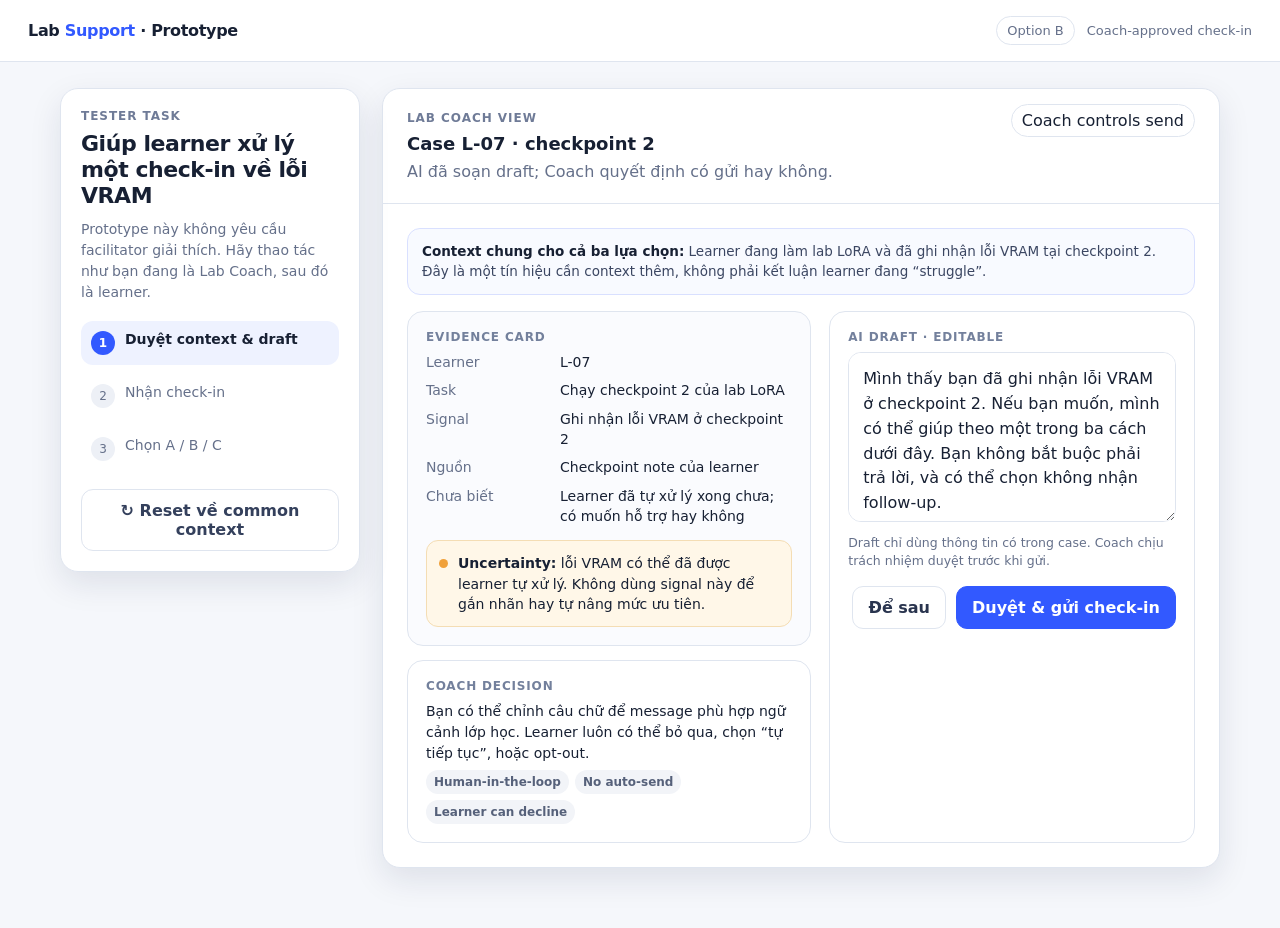
<file: day18-work/optionB/option_b_coach_approved_checkin_prototype.html>
<!doctype html>
<html lang="vi">
<head>
<meta charset="utf-8" />
<meta name="viewport" content="width=device-width, initial-scale=1" />
<title>Option B — Coach-approved check-in</title>
<style>
  :root{
    --bg:#f5f7fb; --card:#fff; --text:#172033; --muted:#65708a; --line:#dfe5ef;
    --primary:#3259ff; --primary2:#2445d9; --soft:#eef2ff; --ok:#0c7a56; --warn:#a35b00;
    --shadow:0 12px 32px rgba(22,34,66,.10);
  }
  *{box-sizing:border-box}
  body{margin:0;font-family:Inter,ui-sans-serif,system-ui,-apple-system,Segoe UI,Roboto,Arial,sans-serif;background:var(--bg);color:var(--text)}
  button,textarea,input{font:inherit}
  button{cursor:pointer}
  .app{min-height:100vh;display:grid;grid-template-rows:auto 1fr}
  .topbar{height:62px;background:#fff;border-bottom:1px solid var(--line);display:flex;align-items:center;justify-content:space-between;padding:0 28px;position:sticky;top:0;z-index:10}
  .brand{font-weight:800;letter-spacing:-.02em}.brand span{color:var(--primary)}
  .status{font-size:13px;color:var(--muted);display:flex;gap:12px;align-items:center}
  .pill{padding:6px 10px;border:1px solid var(--line);border-radius:999px;background:#fff}
  .layout{width:min(1160px,calc(100% - 36px));margin:26px auto 60px;display:grid;grid-template-columns:300px 1fr;gap:22px}
  .sidebar,.panel{background:var(--card);border:1px solid var(--line);border-radius:18px;box-shadow:var(--shadow)}
  .sidebar{padding:20px;height:max-content;position:sticky;top:86px}
  .eyebrow{font-size:12px;font-weight:800;text-transform:uppercase;letter-spacing:.08em;color:#6f7b97;margin-bottom:8px}
  h1{font-size:22px;line-height:1.18;margin:0 0 10px;letter-spacing:-.02em}
  h2{font-size:18px;margin:0 0 8px}.muted{color:var(--muted)}
  .sidebar p{font-size:14px;line-height:1.5;margin:0 0 18px;color:var(--muted)}
  .steps{display:grid;gap:9px;margin:18px 0}
  .step{display:flex;gap:10px;align-items:flex-start;padding:10px;border-radius:12px;color:var(--muted);font-size:14px}
  .step.active{background:var(--soft);color:var(--text);font-weight:700}
  .num{width:24px;height:24px;border-radius:50%;background:#edf0f6;display:grid;place-items:center;font-size:12px;flex:0 0 24px}.active .num{background:var(--primary);color:#fff}
  .reset{width:100%;border:1px solid var(--line);background:#fff;border-radius:12px;padding:11px 12px;font-weight:700;color:#34405c}.reset:hover{background:#f7f9fc}
  .panel{overflow:hidden}.panelHead{padding:22px 24px;border-bottom:1px solid var(--line);display:flex;justify-content:space-between;align-items:flex-start;gap:18px}
  .panelBody{padding:24px}.screen{display:none}.screen.active{display:block}
  .grid2{display:grid;grid-template-columns:1.05fr .95fr;gap:18px}
  .card{border:1px solid var(--line);border-radius:16px;background:#fff;padding:18px}.card.soft{background:#fafbfe}.card + .card{margin-top:14px}
  .label{font-size:12px;font-weight:800;color:#73809c;text-transform:uppercase;letter-spacing:.07em;margin-bottom:8px}
  .kv{display:grid;grid-template-columns:120px 1fr;gap:8px 14px;font-size:14px;line-height:1.45}.kv div:nth-child(odd){color:var(--muted)}
  .signal{display:flex;gap:10px;align-items:flex-start;padding:12px;background:#fff7e8;border:1px solid #f4ddb4;border-radius:12px;font-size:14px;line-height:1.45}
  .dot{width:9px;height:9px;border-radius:50%;background:#f0a13a;margin-top:6px;flex:0 0 9px}
  textarea{width:100%;min-height:170px;border:1px solid var(--line);border-radius:13px;padding:14px;resize:vertical;line-height:1.55;color:var(--text);outline:none}.textarea:focus,textarea:focus{border-color:#9eb0ff;box-shadow:0 0 0 3px #eef2ff}
  .helper{font-size:12.5px;color:var(--muted);line-height:1.45;margin-top:8px}
  .actions{display:flex;gap:10px;justify-content:flex-end;margin-top:16px;flex-wrap:wrap}
  .btn{border:1px solid var(--line);background:#fff;padding:11px 15px;border-radius:11px;font-weight:750;color:#29344e}.btn:hover{background:#f7f9fc}.btn.primary{background:var(--primary);border-color:var(--primary);color:#fff}.btn.primary:hover{background:var(--primary2)}
  .btn.ghost{background:transparent}.btn.full{width:100%}
  .phoneWrap{display:grid;place-items:center;padding:8px 0 14px}.phone{width:min(420px,100%);background:#f7f8fc;border:1px solid #ccd4e2;border-radius:28px;padding:16px;box-shadow:0 18px 40px rgba(28,40,76,.14)}
  .phoneTop{height:28px;text-align:center;font-size:12px;color:#7a859c}.chat{background:#fff;border-radius:20px;padding:16px;min-height:500px}
  .from{font-size:12px;color:var(--muted);margin-bottom:8px}.bubble{background:#f0f3f9;border-radius:16px 16px 16px 5px;padding:14px 15px;line-height:1.5;font-size:14.5px}
  .choices{display:grid;gap:10px;margin-top:14px}.choice{display:flex;align-items:flex-start;gap:12px;text-align:left;border:1px solid var(--line);background:#fff;border-radius:14px;padding:13px 14px;transition:.15s}.choice:hover{border-color:#aab8ff;background:#f8f9ff;transform:translateY(-1px)}
  .letter{width:28px;height:28px;border-radius:9px;background:var(--soft);color:var(--primary);display:grid;place-items:center;font-weight:900;flex:0 0 28px}.ctitle{font-weight:800;margin-bottom:3px}.cdesc{font-size:12.8px;color:var(--muted);line-height:1.4}
  .privacy{margin-top:14px;font-size:12.5px;color:var(--muted);line-height:1.45}.linkBtn{border:0;background:none;padding:0;color:var(--primary);font-weight:750;text-decoration:underline;text-underline-offset:2px}
  .result{width:min(620px,100%);margin:auto}.resultIcon{width:46px;height:46px;border-radius:14px;background:var(--soft);display:grid;place-items:center;font-size:22px;margin-bottom:14px}.result h2{font-size:22px}.result p{line-height:1.55;color:#4f5c76}
  .controlBox{border:1px solid #cfe5dc;background:#f2fbf7;border-radius:14px;padding:14px 15px;margin:16px 0}.controlBox strong{color:var(--ok)}
  .guidance{display:grid;gap:10px;margin:14px 0}.guideItem{border:1px solid var(--line);border-radius:12px;padding:12px 13px}.guideItem b{display:block;margin-bottom:4px}
  .field{margin:14px 0}.field label{display:block;font-size:13px;font-weight:800;margin-bottom:7px}.field input,.field textarea{width:100%;border:1px solid var(--line);border-radius:12px;padding:12px}.field textarea{min-height:110px}
  .toast{position:fixed;right:22px;bottom:22px;background:#172033;color:white;padding:12px 14px;border-radius:12px;box-shadow:var(--shadow);opacity:0;transform:translateY(8px);pointer-events:none;transition:.2s}.toast.show{opacity:1;transform:none}
  .banner{background:#f8faff;border:1px solid #d9e0ff;border-radius:13px;padding:13px 14px;margin-bottom:16px;font-size:13.5px;line-height:1.45;color:#3b4662}.banner b{color:var(--text)}
  .tag{display:inline-flex;padding:5px 8px;border-radius:999px;background:#f2f4f8;color:#56617a;font-size:12px;font-weight:750;margin-right:6px;margin-top:6px}
  @media(max-width:900px){.layout{grid-template-columns:1fr}.sidebar{position:static}.grid2{grid-template-columns:1fr}}
</style>
</head>
<body>
<div class="app">
  <header class="topbar">
    <div class="brand">Lab <span>Support</span> · Prototype</div>
    <div class="status"><span class="pill">Option B</span><span>Coach-approved check-in</span></div>
  </header>

  <main class="layout">
    <aside class="sidebar">
      <div class="eyebrow">Tester task</div>
      <h1>Giúp learner xử lý một check-in về lỗi VRAM</h1>
      <p>Prototype này không yêu cầu facilitator giải thích. Hãy thao tác như bạn đang là Lab Coach, sau đó là learner.</p>
      <div class="steps">
        <div class="step active" id="s1"><div class="num">1</div><div>Duyệt context & draft</div></div>
        <div class="step" id="s2"><div class="num">2</div><div>Nhận check-in</div></div>
        <div class="step" id="s3"><div class="num">3</div><div>Chọn A / B / C</div></div>
      </div>
      <button class="reset" onclick="resetAll()">↻ Reset về common context</button>
    </aside>

    <section class="panel">
      <div class="panelHead">
        <div>
          <div class="eyebrow" id="roleEyebrow">Lab Coach view</div>
          <h2 id="screenTitle">Case L-07 · checkpoint 2</h2>
          <div class="muted" id="screenSub">AI đã soạn draft; Coach quyết định có gửi hay không.</div>
        </div>
        <div><span class="pill" id="rolePill">Coach controls send</span></div>
      </div>

      <div class="panelBody">
        <!-- SCREEN 1 -->
        <div class="screen active" id="screen-coach">
          <div class="banner"><b>Context chung cho cả ba lựa chọn:</b> Learner đang làm lab LoRA và đã ghi nhận lỗi VRAM tại checkpoint 2. Đây là một tín hiệu cần context thêm, không phải kết luận learner đang “struggle”.</div>
          <div class="grid2">
            <div>
              <div class="card soft">
                <div class="label">Evidence card</div>
                <div class="kv">
                  <div>Learner</div><div>L-07</div>
                  <div>Task</div><div>Chạy checkpoint 2 của lab LoRA</div>
                  <div>Signal</div><div>Ghi nhận lỗi VRAM ở checkpoint 2</div>
                  <div>Nguồn</div><div>Checkpoint note của learner</div>
                  <div>Chưa biết</div><div>Learner đã tự xử lý xong chưa; có muốn hỗ trợ hay không</div>
                </div>
                <div style="margin-top:14px" class="signal"><span class="dot"></span><div><b>Uncertainty:</b> lỗi VRAM có thể đã được learner tự xử lý. Không dùng signal này để gắn nhãn hay tự nâng mức ưu tiên.</div></div>
              </div>
              <div class="card">
                <div class="label">Coach decision</div>
                <div style="font-size:14px;line-height:1.5">Bạn có thể chỉnh câu chữ để message phù hợp ngữ cảnh lớp học. Learner luôn có thể bỏ qua, chọn “tự tiếp tục”, hoặc opt-out.</div>
                <div>
                  <span class="tag">Human-in-the-loop</span><span class="tag">No auto-send</span><span class="tag">Learner can decline</span>
                </div>
              </div>
            </div>
            <div class="card">
              <div class="label">AI draft · editable</div>
              <textarea id="draft">Mình thấy bạn đã ghi nhận lỗi VRAM ở checkpoint 2. Nếu bạn muốn, mình có thể giúp theo một trong ba cách dưới đây. Bạn không bắt buộc phải trả lời, và có thể chọn không nhận follow-up.

(A) Nhận hướng dẫn giảm VRAM
(B) Đặt câu hỏi cho Lab Coach
(C) Tự tiếp tục và không cần follow-up</textarea>
              <div class="helper">Draft chỉ dùng thông tin có trong case. Coach chịu trách nhiệm duyệt trước khi gửi.</div>
              <div class="actions">
                <button class="btn" onclick="showToast('Draft đã giữ nguyên. Chưa gửi.')">Để sau</button>
                <button class="btn primary" onclick="sendDraft()">Duyệt & gửi check-in</button>
              </div>
            </div>
          </div>
        </div>

        <!-- SCREEN 2 -->
        <div class="screen" id="screen-learner">
          <div class="phoneWrap">
            <div class="phone">
              <div class="phoneTop">Learner view</div>
              <div class="chat">
                <div class="from">Lab Coach · vừa gửi</div>
                <div class="bubble" id="sentMessage"></div>
                <div class="choices">
                  <button class="choice" onclick="choose('A')"><div class="letter">A</div><div><div class="ctitle">Nhận hướng dẫn giảm VRAM</div><div class="cdesc">Xem vài bước ngắn trước; bạn quyết định có áp dụng hay không.</div></div></button>
                  <button class="choice" onclick="choose('B')"><div class="letter">B</div><div><div class="ctitle">Đặt câu hỏi cho Lab Coach</div><div class="cdesc">Tự viết câu hỏi và chọn có gửi context kỹ thuật kèm theo hay không.</div></div></button>
                  <button class="choice" onclick="choose('C')"><div class="letter">C</div><div><div class="ctitle">Tự tiếp tục, không cần follow-up</div><div class="cdesc">Kết thúc check-in này mà không cần giải thích lý do.</div></div></button>
                </div>
                <div class="privacy">Bạn có thể bỏ qua check-in này. <button class="linkBtn" onclick="optOut()">Không nhận check-in kiểu này nữa</button></div>
              </div>
            </div>
          </div>
        </div>

        <!-- SCREEN A -->
        <div class="screen" id="screen-A">
          <div class="result">
            <div class="resultIcon">🧩</div>
            <div class="eyebrow">Bạn đã chọn A</div>
            <h2>Hướng dẫn giảm VRAM — chỉ là gợi ý</h2>
            <p>Bạn có thể thử từng bước, bỏ qua bước không phù hợp, hoặc chuyển sang hỏi Coach nếu context lab của bạn khác.</p>
            <div class="guidance">
              <div class="guideItem"><b>1. Giảm batch size / micro-batch</b><span class="muted">Giảm memory footprint trước khi thay đổi cấu hình lớn hơn.</span></div>
              <div class="guideItem"><b>2. Bật gradient accumulation</b><span class="muted">Giữ effective batch size trong khi giảm memory mỗi step.</span></div>
              <div class="guideItem"><b>3. Kiểm tra mixed precision</b><span class="muted">Dùng precision phù hợp với môi trường lab nếu notebook hỗ trợ.</span></div>
            </div>
            <div class="controlBox"><strong>Quyền kiểm soát của bạn:</strong> hướng dẫn không tự thay đổi notebook và không đánh dấu bạn là “cần hỗ trợ”.</div>
            <div class="actions">
              <button class="btn" onclick="backToChoices()">← Đổi lựa chọn</button>
              <button class="btn primary" onclick="showToast('Đã đánh dấu: tự thử trước. Không có follow-up tự động.')">Mình sẽ tự thử trước</button>
            </div>
          </div>
        </div>

        <!-- SCREEN B -->
        <div class="screen" id="screen-B">
          <div class="result">
            <div class="resultIcon">💬</div>
            <div class="eyebrow">Bạn đã chọn B</div>
            <h2>Viết câu hỏi cho Lab Coach</h2>
            <p>Chỉ gửi những gì bạn muốn chia sẻ. Context kỹ thuật bên dưới là tùy chọn.</p>
            <div class="field"><label>Câu hỏi của bạn</label><textarea id="question">Mình vẫn gặp OOM khi chạy checkpoint 2. Với cấu hình lab này, mình nên ưu tiên giảm batch size hay thay đổi precision trước?</textarea></div>
            <div class="field"><label><input type="checkbox" id="includeContext" checked style="width:auto;margin-right:8px"> Gửi kèm context: “VRAM error · checkpoint 2 · LoRA lab”</label></div>
            <div class="controlBox"><strong>Quyền kiểm soát của bạn:</strong> Coach chỉ nhận câu hỏi khi bạn bấm “Gửi”. Bạn có thể quay lại và không gửi gì.</div>
            <div class="actions">
              <button class="btn" onclick="backToChoices()">← Không gửi, quay lại</button>
              <button class="btn primary" onclick="sendQuestion()">Gửi câu hỏi</button>
            </div>
          </div>
        </div>

        <!-- SCREEN C -->
        <div class="screen" id="screen-C">
          <div class="result">
            <div class="resultIcon">✓</div>
            <div class="eyebrow">Bạn đã chọn C</div>
            <h2>Không cần follow-up cho check-in này</h2>
            <p>Lab Coach sẽ không tiếp tục nhắn về case này. Bạn vẫn có thể chủ động hỏi hỗ trợ sau nếu muốn.</p>
            <div class="controlBox"><strong>Quyền kiểm soát của bạn:</strong> lựa chọn này không làm giảm ưu tiên, điểm số hay quyền nhận hỗ trợ về sau.</div>
            <div class="card soft" style="margin-top:14px">
              <div class="label">Tùy chọn thêm</div>
              <div style="display:flex;align-items:flex-start;gap:10px"><input type="checkbox" id="futureOptOut" style="margin-top:4px"><label for="futureOptOut" style="font-size:14px;line-height:1.45">Tắt các check-in chủ động kiểu này trong tương lai. Mình vẫn có thể tự raise hand / nhắn Coach khi cần.</label></div>
            </div>
            <div class="actions">
              <button class="btn" onclick="backToChoices()">← Đổi lựa chọn</button>
              <button class="btn primary" onclick="confirmC()">Xác nhận</button>
            </div>
          </div>
        </div>

        <!-- OPT OUT -->
        <div class="screen" id="screen-optout">
          <div class="result">
            <div class="resultIcon">🔕</div>
            <div class="eyebrow">Opt-out</div>
            <h2>Đã tắt check-in chủ động kiểu này</h2>
            <p>Bạn sẽ không nhận các check-in được khởi tạo từ signal học tập tương tự. Bạn vẫn có thể chủ động yêu cầu hỗ trợ bất cứ lúc nào.</p>
            <div class="controlBox"><strong>Quyền kiểm soát của bạn:</strong> opt-out không làm thay đổi quyền truy cập support.</div>
            <div class="actions"><button class="btn" onclick="backToChoices()">← Quay lại lựa chọn</button><button class="btn primary" onclick="resetAll()">Kết thúc & reset</button></div>
          </div>
        </div>
      </div>
    </section>
  </main>
</div>
<div class="toast" id="toast"></div>
<script>
  let lastDraft='';
  const ids=['screen-coach','screen-learner','screen-A','screen-B','screen-C','screen-optout'];
  function show(id){ids.forEach(x=>document.getElementById(x).classList.toggle('active',x===id));window.scrollTo({top:0,behavior:'smooth'});}
  function setSteps(n){[1,2,3].forEach(i=>document.getElementById('s'+i).classList.toggle('active',i===n));}
  function header(role,title,sub,pill){document.getElementById('roleEyebrow').textContent=role;document.getElementById('screenTitle').textContent=title;document.getElementById('screenSub').textContent=sub;document.getElementById('rolePill').textContent=pill;}
  function sendDraft(){
    lastDraft=document.getElementById('draft').value.trim();
    if(!lastDraft){showToast('Draft đang trống — cần nội dung trước khi gửi.');return;}
    document.getElementById('sentMessage').innerText=lastDraft;
    show('screen-learner');setSteps(2);header('Learner view','Bạn vừa nhận một check-in','Bạn có thể trả lời, bỏ qua hoặc opt-out.','No reply required');
  }
  function choose(c){show('screen-'+c);setSteps(3);header('Learner view','Lựa chọn '+c,'Bạn có thể đổi lựa chọn trước khi xác nhận.','Learner controls next step');}
  function backToChoices(){show('screen-learner');setSteps(3);header('Learner view','Chọn cách bạn muốn tiếp tục','Không có lựa chọn nào ảnh hưởng điểm số hay quyền nhận support.','You can change your mind');}
  function optOut(){show('screen-optout');setSteps(3);header('Learner view','Opt-out check-in chủ động','Bạn vẫn có thể tự yêu cầu hỗ trợ sau này.','Opt-out available');}
  function sendQuestion(){
    const q=document.getElementById('question').value.trim();
    if(!q){showToast('Hãy nhập câu hỏi hoặc quay lại.');return;}
    const ctx=document.getElementById('includeContext').checked?' Có gửi kèm context đã chọn.':' Không gửi kèm context kỹ thuật.';
    showToast('Đã gửi câu hỏi cho Lab Coach.'+ctx);
  }
  function confirmC(){
    if(document.getElementById('futureOptOut').checked){show('screen-optout');header('Learner view','Opt-out check-in chủ động','Bạn vẫn có thể tự yêu cầu hỗ trợ sau này.','Opt-out saved');}
    else showToast('Đã xác nhận: không follow-up cho check-in này.');
  }
  function resetAll(){
    document.getElementById('draft').value=`Mình thấy bạn đã ghi nhận lỗi VRAM ở checkpoint 2. Nếu bạn muốn, mình có thể giúp theo một trong ba cách dưới đây. Bạn không bắt buộc phải trả lời, và có thể chọn không nhận follow-up.\n\n(A) Nhận hướng dẫn giảm VRAM\n(B) Đặt câu hỏi cho Lab Coach\n(C) Tự tiếp tục và không cần follow-up`;
    document.getElementById('question').value='Mình vẫn gặp OOM khi chạy checkpoint 2. Với cấu hình lab này, mình nên ưu tiên giảm batch size hay thay đổi precision trước?';
    document.getElementById('includeContext').checked=true;document.getElementById('futureOptOut').checked=false;
    show('screen-coach');setSteps(1);header('Lab Coach view','Case L-07 · checkpoint 2','AI đã soạn draft; Coach quyết định có gửi hay không.','Coach controls send');
    showToast('Đã reset về common context.');
  }
  function showToast(msg){const t=document.getElementById('toast');t.textContent=msg;t.classList.add('show');clearTimeout(window.__toast);window.__toast=setTimeout(()=>t.classList.remove('show'),2600)}
</script>
</body>
</html>
</file>
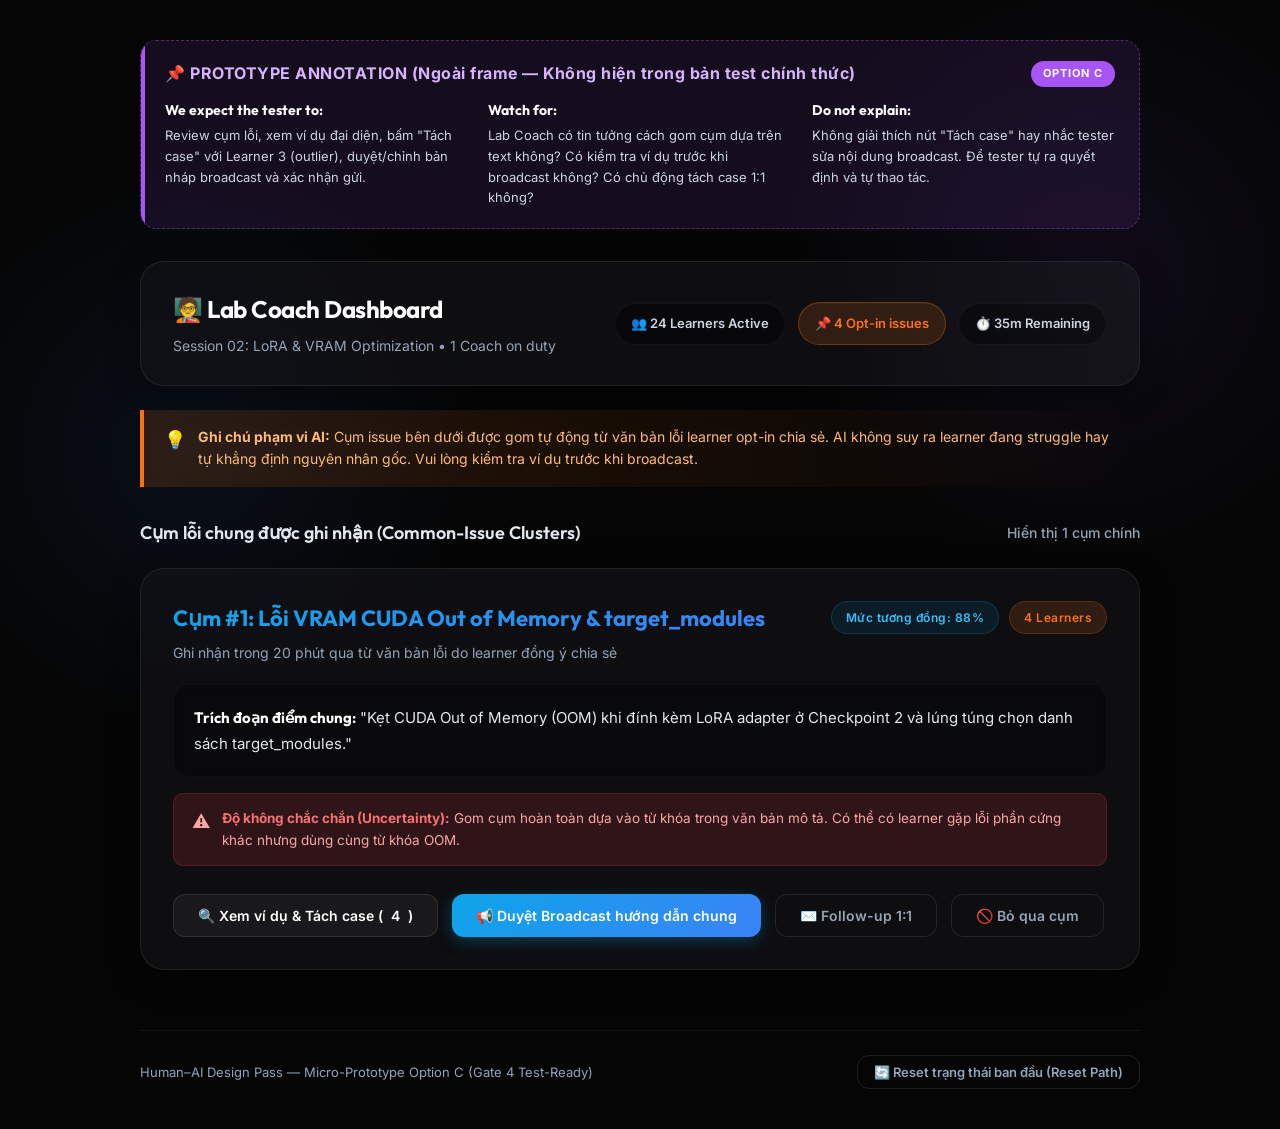
<file: day18-work/prototypes/option-c-prototype.html>
<!DOCTYPE html>
<html lang="vi">
<head>
  <meta charset="UTF-8">
  <meta name="viewport" content="width=device-width, initial-scale=1.0">
  <title>Option C — Common-Issue Cluster View Micro-Prototype</title>
  <link rel="preconnect" href="https://fonts.googleapis.com">
  <link rel="preconnect" href="https://fonts.gstatic.com" crossorigin>
  <link href="https://fonts.googleapis.com/css2?family=Inter:wght@400;500;600&family=Outfit:wght@500;600;700;800&display=swap" rel="stylesheet">
  <style>
    :root {
      --bg-dark: #050505;
      --bg-gradient: radial-gradient(circle at 15% 50%, rgba(59, 130, 246, 0.08), transparent 25%),
                     radial-gradient(circle at 85% 30%, rgba(139, 92, 246, 0.08), transparent 25%);
      
      --glass-bg: rgba(20, 21, 26, 0.6);
      --glass-border: rgba(255, 255, 255, 0.08);
      --glass-shadow: 0 8px 32px rgba(0, 0, 0, 0.3);
      
      --text-main: #f8fafc;
      --text-muted: #94a3b8;
      
      --primary: #38bdf8;
      --primary-gradient: linear-gradient(135deg, #0ea5e9, #3b82f6);
      --accent-orange: #f97316;
      --accent-orange-bg: rgba(249, 115, 22, 0.15);
      --accent-green: #10b981;
      --accent-green-bg: rgba(16, 185, 129, 0.15);
      --accent-red: #ef4444;
      --accent-red-bg: rgba(239, 68, 68, 0.15);
      
      --purple: #a855f7;
      --purple-bg: rgba(168, 85, 247, 0.1);
      
      --radius-lg: 24px;
      --radius-md: 16px;
      --radius-sm: 10px;
      
      --transition: all 0.3s cubic-bezier(0.4, 0, 0.2, 1);
    }

    * { box-sizing: border-box; margin: 0; padding: 0; }

    body {
      font-family: 'Inter', sans-serif;
      background-color: var(--bg-dark);
      background-image: var(--bg-gradient);
      background-attachment: fixed;
      color: var(--text-main);
      line-height: 1.6;
      padding: 40px 20px;
      min-height: 100vh;
    }

    h1, h2, h3, h4, .font-heading {
      font-family: 'Outfit', sans-serif;
    }

    .container {
      max-width: 1000px;
      margin: 0 auto;
      position: relative;
    }

    /* ----------------------------------
       PROTOTYPE ANNOTATION BANNER
    ---------------------------------- */
    .annotation-box {
      background: var(--purple-bg);
      border: 1px dashed rgba(168, 85, 247, 0.4);
      border-radius: var(--radius-md);
      padding: 20px 24px;
      margin-bottom: 32px;
      position: relative;
      overflow: hidden;
    }
    .annotation-box::before {
      content: '';
      position: absolute;
      top: 0; left: 0; width: 4px; height: 100%;
      background: var(--purple);
    }
    .annotation-header {
      display: flex;
      justify-content: space-between;
      align-items: center;
      margin-bottom: 12px;
    }
    .annotation-title {
      font-size: 16px;
      font-weight: 700;
      color: #d8b4fe;
      letter-spacing: 0.5px;
    }
    .annotation-tag {
      background: var(--purple);
      color: #fff;
      font-size: 11px;
      font-weight: 700;
      padding: 4px 12px;
      border-radius: 20px;
      text-transform: uppercase;
      letter-spacing: 1px;
    }
    .annotation-grid {
      display: grid;
      grid-template-columns: repeat(3, 1fr);
      gap: 20px;
      font-size: 13px;
      color: #cbd5e1;
    }
    .annotation-grid strong {
      color: #fff;
      display: block;
      margin-bottom: 4px;
      font-family: 'Outfit', sans-serif;
      font-size: 14px;
    }

    /* ----------------------------------
       COMMON CONTEXT HEADER
    ---------------------------------- */
    .header-card {
      background: var(--glass-bg);
      backdrop-filter: blur(20px);
      -webkit-backdrop-filter: blur(20px);
      border: 1px solid var(--glass-border);
      border-radius: var(--radius-lg);
      padding: 28px 32px;
      margin-bottom: 24px;
      display: flex;
      justify-content: space-between;
      align-items: center;
      box-shadow: var(--glass-shadow);
      position: relative;
      overflow: hidden;
    }
    .header-card::after {
      content: '';
      position: absolute;
      top: 0; right: 0; width: 300px; height: 100%;
      background: linear-gradient(90deg, transparent, rgba(255,255,255,0.02));
      pointer-events: none;
    }
    .header-title h1 {
      font-size: 24px;
      font-weight: 700;
      color: #fff;
      display: flex;
      align-items: center;
      gap: 12px;
      letter-spacing: -0.5px;
    }
    .header-title p {
      font-size: 14px;
      color: var(--text-muted);
      margin-top: 6px;
    }
    .stats-pills {
      display: flex;
      gap: 12px;
    }
    .pill {
      background: rgba(0, 0, 0, 0.4);
      border: 1px solid rgba(255, 255, 255, 0.05);
      padding: 10px 16px;
      border-radius: 30px;
      font-size: 13px;
      font-weight: 600;
      color: #cbd5e1;
      display: flex;
      align-items: center;
      gap: 6px;
      box-shadow: inset 0 1px 1px rgba(255,255,255,0.05);
    }
    .pill.highlight {
      border-color: rgba(249, 115, 22, 0.3);
      color: var(--accent-orange);
      background: var(--accent-orange-bg);
    }

    /* ----------------------------------
       CAPABILITY & LIMIT BANNER
    ---------------------------------- */
    .limit-banner {
      background: linear-gradient(90deg, var(--accent-orange-bg), transparent);
      border-left: 4px solid var(--accent-orange);
      border-radius: 0 var(--radius-sm) var(--radius-sm) 0;
      padding: 16px 20px;
      margin-bottom: 32px;
      font-size: 14px;
      color: #fdba74;
      display: flex;
      align-items: flex-start;
      gap: 12px;
    }

    /* ----------------------------------
       RESULT STATE BANNER
    ---------------------------------- */
    .result-banner {
      background: linear-gradient(135deg, rgba(16, 185, 129, 0.1), rgba(5, 150, 105, 0.05));
      border: 1px solid rgba(16, 185, 129, 0.3);
      border-radius: var(--radius-md);
      padding: 24px;
      margin-bottom: 32px;
      display: none;
      opacity: 0;
      transform: translateY(-10px);
      transition: opacity 0.4s ease, transform 0.4s ease;
      box-shadow: 0 10px 30px rgba(16, 185, 129, 0.05);
      position: relative;
      overflow: hidden;
    }
    .result-banner::before {
      content: '';
      position: absolute;
      top: -50%; left: -50%; width: 200%; height: 200%;
      background: radial-gradient(circle, rgba(16,185,129,0.1) 0%, transparent 60%);
      pointer-events: none;
    }
    .result-banner.active {
      display: block;
      opacity: 1;
      transform: translateY(0);
    }

    /* ----------------------------------
       MAIN CLUSTER VIEW
    ---------------------------------- */
    .section-title {
      font-family: 'Outfit', sans-serif;
      font-size: 18px;
      font-weight: 600;
      margin-bottom: 20px;
      display: flex;
      justify-content: space-between;
      align-items: center;
      color: #e2e8f0;
    }

    .cluster-card {
      background: var(--glass-bg);
      backdrop-filter: blur(20px);
      -webkit-backdrop-filter: blur(20px);
      border: 1px solid var(--glass-border);
      border-radius: var(--radius-lg);
      padding: 32px;
      margin-bottom: 24px;
      transition: var(--transition);
      box-shadow: var(--glass-shadow);
      position: relative;
    }
    .cluster-card:hover {
      border-color: rgba(56, 189, 248, 0.3);
      box-shadow: 0 12px 40px rgba(0, 0, 0, 0.4), 0 0 20px rgba(56, 189, 248, 0.05);
      transform: translateY(-2px);
    }

    .cluster-header {
      display: flex;
      justify-content: space-between;
      align-items: flex-start;
      margin-bottom: 20px;
    }
    .cluster-name {
      font-family: 'Outfit', sans-serif;
      font-size: 22px;
      font-weight: 700;
      background: var(--primary-gradient);
      -webkit-background-clip: text;
      background-clip: text;
      -webkit-text-fill-color: transparent;
      color: transparent;
      margin-bottom: 6px;
    }
    .badge-group {
      display: flex;
      gap: 10px;
    }
    .badge {
      font-size: 12px;
      padding: 6px 14px;
      border-radius: 20px;
      font-weight: 600;
      letter-spacing: 0.5px;
    }
    .badge-similarity {
      background: rgba(14, 165, 233, 0.1);
      color: var(--primary);
      border: 1px solid rgba(14, 165, 233, 0.2);
    }
    .badge-count {
      background: var(--accent-orange-bg);
      color: var(--accent-orange);
      border: 1px solid rgba(249, 115, 22, 0.2);
    }

    .cluster-body {
      margin-bottom: 28px;
    }
    .cluster-snippet {
      background: rgba(0, 0, 0, 0.3);
      border: 1px solid rgba(255, 255, 255, 0.03);
      padding: 20px;
      border-radius: var(--radius-md);
      font-size: 15px;
      color: #e2e8f0;
      margin-bottom: 16px;
      box-shadow: inset 0 2px 10px rgba(0,0,0,0.2);
      line-height: 1.7;
    }
    .uncertainty-warning {
      font-size: 13.5px;
      color: #fca5a5;
      background: var(--accent-red-bg);
      border: 1px solid rgba(239, 68, 68, 0.2);
      padding: 14px 18px;
      border-radius: var(--radius-sm);
      display: flex;
      align-items: flex-start;
      gap: 12px;
    }

    /* ----------------------------------
       ACTION BUTTONS
    ---------------------------------- */
    .cluster-actions {
      display: flex;
      gap: 14px;
      flex-wrap: wrap;
    }
    .btn {
      padding: 12px 24px;
      border-radius: 12px;
      font-size: 14px;
      font-weight: 600;
      cursor: pointer;
      border: none;
      transition: var(--transition);
      display: inline-flex;
      align-items: center;
      gap: 8px;
      font-family: 'Inter', sans-serif;
    }
    .btn-primary {
      background: var(--primary-gradient);
      color: #fff;
      box-shadow: 0 4px 15px rgba(14, 165, 233, 0.3);
    }
    .btn-primary:hover {
      box-shadow: 0 6px 20px rgba(14, 165, 233, 0.5);
      transform: translateY(-1px);
    }
    .btn-secondary {
      background: rgba(255, 255, 255, 0.05);
      color: #fff;
      border: 1px solid rgba(255, 255, 255, 0.1);
    }
    .btn-secondary:hover {
      background: rgba(255, 255, 255, 0.1);
      border-color: rgba(255, 255, 255, 0.2);
    }
    .btn-outline {
      background: transparent;
      border: 1px solid rgba(255, 255, 255, 0.1);
      color: var(--text-muted);
    }
    .btn-outline:hover {
      border-color: rgba(255, 255, 255, 0.3);
      color: #fff;
      background: rgba(255, 255, 255, 0.02);
    }

    /* ----------------------------------
       MODAL OVERLAY & DIALOGS
    ---------------------------------- */
    .modal-overlay {
      position: fixed;
      top: 0; left: 0; right: 0; bottom: 0;
      background: rgba(0, 0, 0, 0.6);
      backdrop-filter: blur(8px);
      -webkit-backdrop-filter: blur(8px);
      display: flex;
      align-items: center;
      justify-content: center;
      z-index: 100;
      opacity: 0;
      pointer-events: none;
      transition: var(--transition);
    }
    .modal-overlay.active {
      opacity: 1;
      pointer-events: auto;
    }
    .modal-box {
      background: #0f1219;
      border: 1px solid rgba(255, 255, 255, 0.08);
      border-radius: var(--radius-lg);
      width: 90%;
      max-width: 720px;
      padding: 36px;
      max-height: 85vh;
      overflow-y: auto;
      box-shadow: 0 25px 50px -12px rgba(0, 0, 0, 0.8);
      transform: scale(0.95) translateY(10px);
      transition: var(--transition);
    }
    .modal-overlay.active .modal-box {
      transform: scale(1) translateY(0);
    }
    
    .modal-title {
      font-family: 'Outfit', sans-serif;
      font-size: 22px;
      font-weight: 700;
      margin-bottom: 8px;
      display: flex;
      justify-content: space-between;
      align-items: center;
      color: #fff;
    }
    .modal-subtitle {
      font-size: 14px;
      color: var(--text-muted);
      margin-bottom: 24px;
    }
    
    .learner-item {
      background: rgba(255, 255, 255, 0.02);
      border: 1px solid rgba(255, 255, 255, 0.05);
      border-radius: var(--radius-md);
      padding: 20px;
      margin-bottom: 16px;
      display: flex;
      justify-content: space-between;
      align-items: center;
      transition: var(--transition);
    }
    .learner-item:hover {
      background: rgba(255, 255, 255, 0.04);
      border-color: rgba(255, 255, 255, 0.1);
    }
    .learner-info h4 {
      font-size: 15px;
      color: #fff;
      font-weight: 600;
      margin-bottom: 4px;
    }
    .learner-info p {
      font-size: 14px;
      color: var(--text-muted);
    }
    .btn-split {
      background: var(--accent-red-bg);
      color: #f87171;
      border: 1px solid rgba(239, 68, 68, 0.2);
      padding: 8px 16px;
      border-radius: 8px;
      font-size: 13px;
      font-weight: 600;
      cursor: pointer;
      transition: var(--transition);
      white-space: nowrap;
    }
    .btn-split:hover {
      background: var(--accent-red);
      color: #fff;
      box-shadow: 0 4px 12px rgba(239, 68, 68, 0.3);
    }

    textarea.broadcast-text {
      width: 100%;
      height: 160px;
      background: rgba(0, 0, 0, 0.3);
      border: 1px solid rgba(255, 255, 255, 0.1);
      border-radius: var(--radius-md);
      color: #fff;
      padding: 16px;
      font-family: inherit;
      font-size: 14.5px;
      line-height: 1.6;
      margin: 16px 0 24px 0;
      resize: vertical;
      transition: var(--transition);
    }
    textarea.broadcast-text:focus {
      outline: none;
      border-color: var(--primary);
      box-shadow: 0 0 0 2px rgba(14, 165, 233, 0.2);
    }

    /* Custom Checkbox */
    .custom-checkbox {
      display: flex;
      align-items: center;
      gap: 12px;
      cursor: pointer;
      user-select: none;
    }
    .custom-checkbox input {
      position: absolute;
      opacity: 0;
      cursor: pointer;
      height: 0;
      width: 0;
    }
    .checkmark {
      height: 20px;
      width: 20px;
      background-color: rgba(255, 255, 255, 0.05);
      border: 1px solid rgba(255, 255, 255, 0.2);
      border-radius: 6px;
      position: relative;
      transition: var(--transition);
    }
    .custom-checkbox:hover input ~ .checkmark {
      background-color: rgba(255, 255, 255, 0.1);
    }
    .custom-checkbox input:checked ~ .checkmark {
      background-color: var(--primary);
      border-color: var(--primary);
    }
    .checkmark:after {
      content: "";
      position: absolute;
      display: none;
      left: 6px;
      top: 2px;
      width: 5px;
      height: 10px;
      border: solid white;
      border-width: 0 2px 2px 0;
      transform: rotate(45deg);
    }
    .custom-checkbox input:checked ~ .checkmark:after {
      display: block;
    }

    /* ----------------------------------
       RESET PATH FOOTER
    ---------------------------------- */
    .reset-bar {
      margin-top: 60px;
      padding-top: 24px;
      border-top: 1px solid rgba(255, 255, 255, 0.05);
      display: flex;
      justify-content: space-between;
      align-items: center;
    }

    /* Micro-animations */
    .fade-out { opacity: 0.4; filter: grayscale(50%); pointer-events: none; }
    .slide-in { animation: slideIn 0.4s ease forwards; }
    
    @keyframes slideIn {
      from { opacity: 0; transform: translateY(10px); }
      to { opacity: 1; transform: translateY(0); }
    }
    
    /* Scrollbar styling */
    ::-webkit-scrollbar { width: 8px; }
    ::-webkit-scrollbar-track { background: transparent; }
    ::-webkit-scrollbar-thumb { background: rgba(255,255,255,0.1); border-radius: 4px; }
    ::-webkit-scrollbar-thumb:hover { background: rgba(255,255,255,0.2); }
  </style>
</head>
<body>

<div class="container">

  <!-- PROTOTYPE ANNOTATION BANNER (Chặng 4 Guidelines) -->
  <div class="annotation-box">
    <div class="annotation-header">
      <span class="annotation-title">📌 PROTOTYPE ANNOTATION (Ngoài frame — Không hiện trong bản test chính thức)</span>
      <span class="annotation-tag">OPTION C</span>
    </div>
    <div class="annotation-grid">
      <div>
        <strong>We expect the tester to:</strong>
        Review cụm lỗi, xem ví dụ đại diện, bấm "Tách case" với Learner 3 (outlier), duyệt/chỉnh bản nháp broadcast và xác nhận gửi.
      </div>
      <div>
        <strong>Watch for:</strong>
        Lab Coach có tin tưởng cách gom cụm dựa trên text không? Có kiểm tra ví dụ trước khi broadcast không? Có chủ động tách case 1:1 không?
      </div>
      <div>
        <strong>Do not explain:</strong>
        Không giải thích nút "Tách case" hay nhắc tester sửa nội dung broadcast. Để tester tự ra quyết định và tự thao tác.
      </div>
    </div>
  </div>

  <!-- COMMON CONTEXT HEADER (70% Shared Context) -->
  <div class="header-card">
    <div class="header-title">
      <h1>🧑‍🏫 Lab Coach Dashboard</h1>
      <p>Session 02: LoRA & VRAM Optimization • 1 Coach on duty</p>
    </div>
    <div class="stats-pills">
      <span class="pill">👥 24 Learners Active</span>
      <span class="pill highlight" id="optin-count-pill">📌 4 Opt-in issues</span>
      <span class="pill">⏱️ 35m Remaining</span>
    </div>
  </div>

  <!-- CAPABILITY & LIMIT BANNER -->
  <div class="limit-banner">
    <span style="font-size: 18px;">💡</span>
    <div>
      <strong>Ghi chú phạm vi AI:</strong> Cụm issue bên dưới được gom tự động từ văn bản lỗi learner opt-in chia sẻ. AI không suy ra learner đang struggle hay tự khẳng định nguyên nhân gốc. Vui lòng kiểm tra ví dụ trước khi broadcast.
    </div>
  </div>

  <!-- RESULT STATE BANNER (User Decision Feedback) -->
  <div class="result-banner" id="result-banner">
    <h3 style="color: #34d399; margin-bottom: 8px; font-family: 'Outfit', sans-serif; font-size: 20px; display: flex; align-items: center; gap: 8px;">
      <span style="font-size: 24px;">📢</span> Đã phát Broadcast thành công!
    </h3>
    <p style="font-size: 15px; color: #d1d5db;">Hướng dẫn gỡ kẹt VRAM đã được gửi tới các learner trong cụm. Tiết kiệm ước tính ~20 phút triage 1:1 cá nhân.</p>
    <div style="margin-top: 20px; display: flex; gap: 12px;">
      <button class="btn btn-secondary" onclick="alert('Đã gửi thông báo bổ sung vào kênh Discord!')">✏️ Gửi Correction / Bổ sung</button>
      <button class="btn btn-outline" onclick="undoBroadcast()">↩️ Thu hồi Broadcast / Mở lại cụm</button>
    </div>
  </div>

  <!-- MAIN CONTENT: CLUSTER VIEW -->
  <div class="section-title">
    <span>Cụm lỗi chung được ghi nhận (Common-Issue Clusters)</span>
    <span style="font-size: 14px; font-family: 'Inter', sans-serif; color: var(--text-muted); font-weight: 500;" id="cluster-status-text">Hiển thị 1 cụm chính</span>
  </div>

  <div class="cluster-card" id="main-cluster">
    <div class="cluster-header">
      <div>
        <div class="cluster-name">Cụm #1: Lỗi VRAM CUDA Out of Memory & target_modules</div>
        <div style="font-size: 14px; color: var(--text-muted); margin-top: 4px;">Ghi nhận trong 20 phút qua từ văn bản lỗi do learner đồng ý chia sẻ</div>
      </div>
      <div class="badge-group">
        <span class="badge badge-similarity">Mức tương đồng: 88%</span>
        <span class="badge badge-count" id="cluster-count-badge">4 Learners</span>
      </div>
    </div>

    <div class="cluster-body">
      <div class="cluster-snippet">
        <strong style="color: #fff; font-family: 'Outfit', sans-serif;">Trích đoạn điểm chung:</strong> "Kẹt CUDA Out of Memory (OOM) khi đính kèm LoRA adapter ở Checkpoint 2 và lúng túng chọn danh sách target_modules."
      </div>
      <div class="uncertainty-warning">
        <span style="font-size: 18px;">⚠️</span>
        <span><strong style="color: #f87171;">Độ không chắc chắn (Uncertainty):</strong> Gom cụm hoàn toàn dựa vào từ khóa trong văn bản mô tả. Có thể có learner gặp lỗi phần cứng khác nhưng dùng cùng từ khóa OOM.</span>
      </div>
    </div>

    <div class="cluster-actions">
      <button class="btn btn-secondary" onclick="openInspectModal()">🔍 Xem ví dụ & Tách case (<span id="inspect-count-label">4</span>)</button>
      <button class="btn btn-primary" onclick="openBroadcastModal()">📢 Duyệt Broadcast hướng dẫn chung</button>
      <button class="btn btn-outline" onclick="alert('Đã mở luồng follow-up 1:1 cho đại diện nhóm.')">✉️ Follow-up 1:1</button>
      <button class="btn btn-outline" onclick="dismissCluster()">🚫 Bỏ qua cụm</button>
    </div>
  </div>

  <!-- SEPARATED 1:1 LIST SECTION -->
  <div id="separated-section" style="display: none; margin-top: 32px;" class="slide-in">
    <div class="section-title" style="color: var(--accent-orange);">
      <span>Danh sách case tách riêng cần Triage 1:1</span>
    </div>
    <div class="cluster-card" style="border-color: rgba(249, 115, 22, 0.3); background: rgba(249, 115, 22, 0.05); padding: 24px;">
      <div style="display: flex; justify-content: space-between; align-items: center;">
        <div>
          <div style="font-size: 16px; color: #fff; font-weight: 600; font-family: 'Outfit', sans-serif;">Learner 3 (L07) — BitsAndBytes 8-bit trên GPU GTX không hỗ trợ</div>
          <div style="font-size: 14px; color: #fdba74; margin-top: 6px;">Đã tách khỏi cụm VRAM chung vì là lỗi phần cứng/GPU cá nhân. Cần hỗ trợ trực tiếp 1:1.</div>
        </div>
        <button class="btn btn-secondary" style="font-size: 13px; padding: 8px 16px;" onclick="alert('Mở cửa sổ chat 1:1 với Learner 3')">💬 Chat 1:1</button>
      </div>
    </div>
  </div>

  <!-- RESET FOOTER -->
  <div class="reset-bar">
    <span style="font-size: 13px; color: var(--text-muted);">Human–AI Design Pass — Micro-Prototype Option C (Gate 4 Test-Ready)</span>
    <button class="btn btn-outline" style="font-size: 13px; padding: 8px 16px;" onclick="resetPrototype()">🔄 Reset trạng thái ban đầu (Reset Path)</button>
  </div>
</div>

<!-- MODAL 1: INSPECT & SPLIT CASES -->
<div class="modal-overlay" id="inspect-modal">
  <div class="modal-box">
    <div class="modal-title">
      <span>Danh sách case trong Cụm VRAM OOM</span>
      <button style="background: none; border: none; color: #64748b; cursor: pointer; font-size: 24px; transition: color 0.2s;" onmouseover="this.style.color='#fff'" onmouseout="this.style.color='#64748b'" onclick="closeInspectModal()">✕</button>
    </div>
    <p class="modal-subtitle">
      Lab Coach kiểm tra mô tả từng learner. Nếu phát hiện case khác nguyên nhân, bấm <strong>"Tách case"</strong> để chuyển sang triage 1:1.
    </p>

    <div class="learner-item">
      <div class="learner-info">
        <h4>Learner 1 (L01) — Kẹt target_modules ["q_proj", "v_proj"]</h4>
        <p>Gặp OOM khi batch_size=8; đã đọc slide nhưng chưa giảm batch size.</p>
      </div>
      <span style="font-size: 13px; color: #34d399; font-weight: 600; background: rgba(16,185,129,0.1); padding: 4px 10px; border-radius: 12px;">✓ Thuộc cụm chung</span>
    </div>

    <div class="learner-item">
      <div class="learner-info">
        <h4>Learner 2 (L03) — Quên bật gradient_checkpointing</h4>
        <p>Báo lỗi OOM ở epoch 1; chưa bật gradient_checkpointing=True.</p>
      </div>
      <span style="font-size: 13px; color: #34d399; font-weight: 600; background: rgba(16,185,129,0.1); padding: 4px 10px; border-radius: 12px;">✓ Thuộc cụm chung</span>
    </div>

    <div class="learner-item" id="learner-3-row">
      <div class="learner-info">
        <h4>Learner 3 (L07) — Lỗi BitsAndBytes 8-bit CUDA</h4>
        <p>Báo lỗi OOM do GPU GTX cũ không hỗ trợ quantization 8-bit.</p>
      </div>
      <button class="btn-split" onclick="splitLearner3()">✂️ Tách case ra khỏi cụm</button>
    </div>

    <div class="learner-item">
      <div class="learner-info">
        <h4>Learner 4 (L12) — Float32 base model overload</h4>
        <p>OOM khi load base model ở float32 thay vì float16.</p>
      </div>
      <span style="font-size: 13px; color: #34d399; font-weight: 600; background: rgba(16,185,129,0.1); padding: 4px 10px; border-radius: 12px;">✓ Thuộc cụm chung</span>
    </div>

    <div style="margin-top: 30px; text-align: right;">
      <button class="btn btn-secondary" onclick="closeInspectModal()">Đóng cửa sổ</button>
    </div>
  </div>
</div>

<!-- MODAL 2: REVIEW & EDIT BROADCAST -->
<div class="modal-overlay" id="broadcast-modal">
  <div class="modal-box">
    <div class="modal-title">
      <span>Duyệt Broadcast hướng dẫn chung</span>
      <button style="background: none; border: none; color: #64748b; cursor: pointer; font-size: 24px; transition: color 0.2s;" onmouseover="this.style.color='#fff'" onmouseout="this.style.color='#64748b'" onclick="closeBroadcastModal()">✕</button>
    </div>

    <div style="font-size: 14px; background: rgba(14, 165, 233, 0.1); color: var(--primary); padding: 14px 18px; border-radius: 10px; margin: 16px 0 20px 0; border: 1px solid rgba(14, 165, 233, 0.2); display: flex; align-items: flex-start; gap: 10px;">
      <span style="font-size: 18px;">🤖</span>
      <div>
        <strong>AI Draft:</strong> Nội dung do AI đề xuất từ <span id="broadcast-target-count" style="font-weight: 700; background: rgba(14,165,233,0.2); padding: 2px 6px; border-radius: 4px;">4</span> case trong cụm. Lab Coach cần chỉnh sửa và xác nhận trước khi gửi.
      </div>
    </div>

    <label style="font-size: 15px; font-weight: 600; color: #fff; font-family: 'Outfit', sans-serif;">Nội dung Broadcast (Lab Coach có thể chỉnh sửa tự do):</label>
    <textarea class="broadcast-text" id="broadcast-textarea">Chào các bạn làm Lab LoRA! Hệ thống ghi nhận một số bạn gặp vấn đề VRAM / CUDA OOM ở Checkpoint 2. 

Hướng dẫn xử lý nhanh:
1) Bật `gradient_checkpointing=True` trong TrainingArguments.
2) Giảm `per_device_train_batch_size` xuống 2 hoặc 4.
3) Đảm bảo `target_modules` chỉ chọn ["q_proj", "v_proj"].

Nếu đã thử các bước trên mà vẫn kẹt, hãy giơ tay để Lab Coach hỗ trợ 1:1!</textarea>

    <div style="margin-bottom: 24px;">
      <label class="custom-checkbox">
        <input type="checkbox" id="confirm-checkbox">
        <span class="checkmark"></span>
        <span style="color: #cbd5e1; font-size: 14.5px;">Tôi đã kiểm tra nội dung và xác nhận phát thông báo tới nhóm learner trong cụm.</span>
      </label>
    </div>

    <div style="display: flex; justify-content: flex-end; gap: 14px;">
      <button class="btn btn-outline" onclick="closeBroadcastModal()">Hủy</button>
      <button class="btn btn-primary" onclick="sendBroadcast()">🚀 Phát Broadcast ngay</button>
    </div>
  </div>
</div>

<script>
  let learner3Split = false;

  function openInspectModal() {
    document.getElementById('inspect-modal').classList.add('active');
  }
  function closeInspectModal() {
    document.getElementById('inspect-modal').classList.remove('active');
  }
  function openBroadcastModal() {
    document.getElementById('broadcast-target-count').innerText = learner3Split ? '3' : '4';
    document.getElementById('broadcast-modal').classList.add('active');
  }
  function closeBroadcastModal() {
    document.getElementById('broadcast-modal').classList.remove('active');
  }

  function splitLearner3() {
    learner3Split = true;
    const row = document.getElementById('learner-3-row');
    row.style.background = 'rgba(255, 255, 255, 0.01)';
    row.style.borderColor = 'rgba(255, 255, 255, 0.02)';
    row.innerHTML = `
      <div class="learner-info">
        <h4 style="text-decoration: line-through; color: #64748b;">Learner 3 (L07) — Lỗi BitsAndBytes 8-bit CUDA</h4>
        <p style="color: #fb923c; margin-top: 4px;">Đã tách ra khỏi cụm chung → Chuyển sang hàng chờ Triage 1:1.</p>
      </div>
      <span style="font-size: 13px; color: #fb923c; font-weight: 600; background: rgba(249,115,22,0.1); padding: 4px 10px; border-radius: 12px;">Đã tách 1:1</span>
    `;

    document.getElementById('cluster-count-badge').innerText = '3 Learners';
    document.getElementById('optin-count-pill').innerHTML = '📌 3 Opt-in issues <span style="color:#fb923c; margin-left:4px;">(+1 split)</span>';
    document.getElementById('inspect-count-label').innerText = '3';
    document.getElementById('separated-section').style.display = 'block';
  }

  function sendBroadcast() {
    const cb = document.getElementById('confirm-checkbox');
    if (!cb.checked) {
      alert('Vui lòng đánh dấu xác nhận trước khi phát Broadcast!');
      return;
    }
    closeBroadcastModal();
    document.getElementById('main-cluster').classList.add('fade-out');
    document.getElementById('result-banner').classList.add('active');
  }

  function undoBroadcast() {
    document.getElementById('main-cluster').classList.remove('fade-out');
    document.getElementById('result-banner').classList.remove('active');
  }

  function dismissCluster() {
    if (confirm('Bạn có chắc chắn muốn bỏ qua cụm lỗi này?')) {
      document.getElementById('main-cluster').style.display = 'none';
      document.getElementById('cluster-status-text').innerText = 'Đã bỏ qua cụm (0 cụm hiển thị)';
    }
  }

  function resetPrototype() {
    learner3Split = false;
    const mainCluster = document.getElementById('main-cluster');
    mainCluster.style.display = 'block';
    mainCluster.classList.remove('fade-out');
    
    document.getElementById('result-banner').classList.remove('active');
    document.getElementById('separated-section').style.display = 'none';
    
    document.getElementById('cluster-count-badge').innerText = '4 Learners';
    document.getElementById('optin-count-pill').innerText = '📌 4 Opt-in issues';
    document.getElementById('inspect-count-label').innerText = '4';
    document.getElementById('cluster-status-text').innerText = 'Hiển thị 1 cụm chính';
    document.getElementById('confirm-checkbox').checked = false;

    const row = document.getElementById('learner-3-row');
    row.style.background = 'rgba(255, 255, 255, 0.02)';
    row.style.borderColor = 'rgba(255, 255, 255, 0.05)';
    row.innerHTML = `
      <div class="learner-info">
        <h4>Learner 3 (L07) — Lỗi BitsAndBytes 8-bit CUDA</h4>
        <p>Báo lỗi OOM do GPU GTX cũ không hỗ trợ quantization 8-bit.</p>
      </div>
      <button class="btn-split" onclick="splitLearner3()">✂️ Tách case ra khỏi cụm</button>
    `;

    closeInspectModal();
    closeBroadcastModal();
  }
</script>

</body>
</html>
</file>
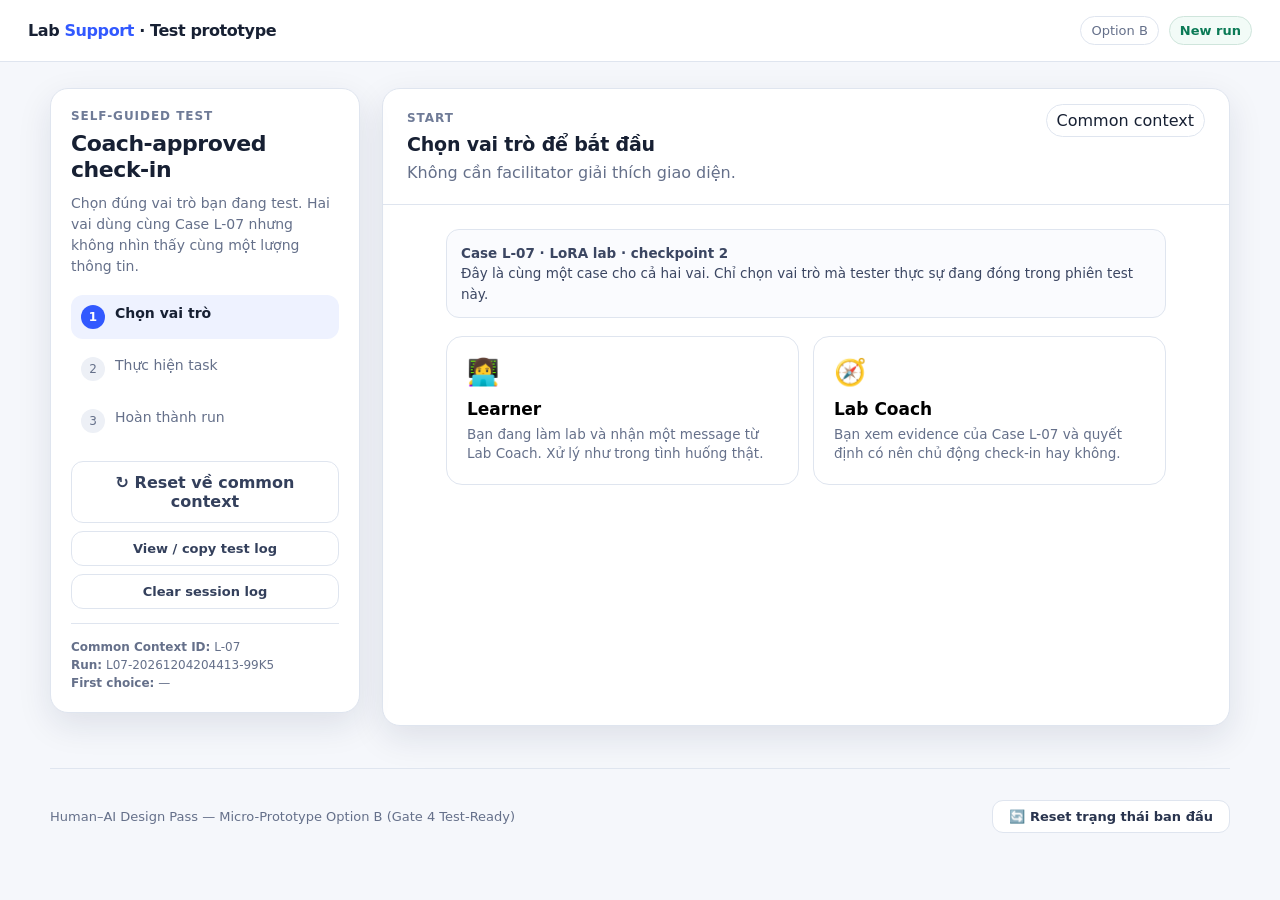
<file: day18-work/prototypes/option_b_coach_approved_checkin_prototype.html>
<!doctype html>
<html lang="vi">
<head>
<meta charset="utf-8" />
<meta name="viewport" content="width=device-width, initial-scale=1" />
<title>Option B — Coach-approved check-in · Test-ready prototype</title>
<style>
  :root{
    --bg:#f5f7fb;--card:#ffffff;--text:#172033;--muted:#65708a;--line:#dfe5ef;
    --primary:#3259ff;--primary2:#2445d9;--soft:#eef2ff;--ok:#0b7a56;--warn:#9a5a00;
    --danger:#a33b3b;--shadow:0 12px 34px rgba(22,34,66,.10);
  }
  *{box-sizing:border-box}
  html{scroll-behavior:smooth}
  body{margin:0;font-family:Inter,ui-sans-serif,system-ui,-apple-system,Segoe UI,Roboto,Arial,sans-serif;background:var(--bg);color:var(--text)}
  button,input,textarea{font:inherit} button{cursor:pointer}
  .app{min-height:100vh;display:grid;grid-template-rows:auto 1fr}
  .topbar{height:62px;background:#fff;border-bottom:1px solid var(--line);display:flex;align-items:center;justify-content:space-between;padding:0 28px;position:sticky;top:0;z-index:20}
  .brand{font-weight:850;letter-spacing:-.025em}.brand span{color:var(--primary)}
  .status{font-size:13px;color:var(--muted);display:flex;gap:10px;align-items:center;flex-wrap:wrap}
  .pill{padding:6px 10px;border:1px solid var(--line);border-radius:999px;background:#fff;white-space:nowrap}
  .pill.live{border-color:#cfe5dc;background:#f2fbf7;color:var(--ok);font-weight:800}
  .layout{width:min(1180px,calc(100% - 36px));margin:26px auto 60px;display:grid;grid-template-columns:310px 1fr;gap:22px}
  .sidebar,.panel{background:var(--card);border:1px solid var(--line);border-radius:18px;box-shadow:var(--shadow)}
  .sidebar{padding:20px;height:max-content;position:sticky;top:86px}
  .eyebrow{font-size:12px;font-weight:850;text-transform:uppercase;letter-spacing:.08em;color:#6f7b97;margin-bottom:8px}
  h1{font-size:22px;line-height:1.18;margin:0 0 10px;letter-spacing:-.02em}
  h2{font-size:19px;margin:0 0 8px;letter-spacing:-.01em} h3{font-size:16px;margin:0 0 8px}
  p{margin:0}.muted{color:var(--muted)}
  .sidebar p{font-size:14px;line-height:1.5;margin:0 0 18px;color:var(--muted)}
  .steps{display:grid;gap:8px;margin:18px 0}
  .step{display:flex;gap:10px;align-items:flex-start;padding:10px;border-radius:12px;color:var(--muted);font-size:14px}
  .step.active{background:var(--soft);color:var(--text);font-weight:800}
  .step.done{color:#40506b}
  .num{width:24px;height:24px;border-radius:50%;background:#edf0f6;display:grid;place-items:center;font-size:12px;flex:0 0 24px}.active .num{background:var(--primary);color:#fff}.done .num{background:#dfe6ff;color:var(--primary)}
  .sidebarActions{display:grid;gap:8px;margin-top:14px}
  .reset,.smallBtn{width:100%;border:1px solid var(--line);background:#fff;border-radius:12px;padding:11px 12px;font-weight:750;color:#34405c}.reset:hover,.smallBtn:hover{background:#f7f9fc}
  .smallBtn{font-size:13px;padding:9px 11px}
  .runMeta{margin-top:14px;padding-top:14px;border-top:1px solid var(--line);font-size:12px;color:var(--muted);line-height:1.5}
  .panel{overflow:hidden}.panelHead{padding:22px 24px;border-bottom:1px solid var(--line);display:flex;justify-content:space-between;align-items:flex-start;gap:18px}
  .panelBody{padding:24px}.screen{display:none}.screen.active{display:block}
  .center{width:min(720px,100%);margin:auto}.narrow{width:min(620px,100%);margin:auto}
  .grid2{display:grid;grid-template-columns:1.05fr .95fr;gap:18px}
  .card{border:1px solid var(--line);border-radius:16px;background:#fff;padding:18px}.card.soft{background:#fafbfe}.card + .card{margin-top:14px}
  .label{font-size:12px;font-weight:850;color:#73809c;text-transform:uppercase;letter-spacing:.07em;margin-bottom:8px}
  .kv{display:grid;grid-template-columns:130px 1fr;gap:8px 14px;font-size:14px;line-height:1.5}.kv div:nth-child(odd){color:var(--muted)}
  .signal{display:flex;gap:10px;align-items:flex-start;padding:12px;background:#fff7e8;border:1px solid #f4ddb4;border-radius:12px;font-size:14px;line-height:1.45;margin-top:14px}.dot{width:9px;height:9px;border-radius:50%;background:#f0a13a;margin-top:6px;flex:0 0 9px}
  .banner{background:#f8faff;border:1px solid #d9e0ff;border-radius:13px;padding:13px 14px;margin-bottom:16px;font-size:13.5px;line-height:1.5;color:#3b4662}.banner b{color:var(--text)}
  .neutralBanner{background:#fafbfe;border:1px solid var(--line);border-radius:13px;padding:13px 14px;margin-bottom:16px;font-size:13.5px;line-height:1.5;color:#3b4662}
  .btnRow{display:flex;gap:10px;flex-wrap:wrap;margin-top:16px}.actions{display:flex;gap:10px;justify-content:flex-end;margin-top:16px;flex-wrap:wrap}
  .btn{border:1px solid var(--line);background:#fff;padding:11px 15px;border-radius:11px;font-weight:780;color:#29344e}.btn:hover{background:#f7f9fc}.btn.primary{background:var(--primary);border-color:var(--primary);color:#fff}.btn.primary:hover{background:var(--primary2)}.btn.danger{color:var(--danger)}.btn.full{width:100%}
  .choiceGrid{display:grid;grid-template-columns:repeat(3,1fr);gap:10px;margin-top:14px}.decision{min-height:116px;border:1px solid var(--line);background:#fff;border-radius:14px;padding:14px;text-align:left;transition:.15s}.decision:hover{border-color:#aab8ff;background:#f8f9ff;transform:translateY(-1px)}.decision b{display:block;margin-bottom:6px}.decision span{font-size:12.8px;color:var(--muted);line-height:1.4;display:block}
  .tag{display:inline-flex;padding:5px 8px;border-radius:999px;background:#f2f4f8;color:#56617a;font-size:12px;font-weight:750;margin-right:6px;margin-top:6px}
  textarea,input[type="text"]{width:100%;border:1px solid var(--line);border-radius:13px;padding:13px;line-height:1.55;color:var(--text);outline:none;background:#fff}textarea{min-height:160px;resize:vertical}textarea:focus,input[type="text"]:focus{border-color:#9eb0ff;box-shadow:0 0 0 3px #eef2ff}
  .helper{font-size:12.5px;color:var(--muted);line-height:1.45;margin-top:8px}
  .field{margin:14px 0}.field label{display:block;font-size:13px;font-weight:800;margin-bottom:7px}.field textarea{min-height:110px}
  .roleCards{display:grid;grid-template-columns:1fr 1fr;gap:14px;margin-top:18px}.roleCard{border:1px solid var(--line);border-radius:16px;padding:20px;background:#fff;text-align:left;transition:.15s}.roleCard:hover{border-color:#aab8ff;background:#f9faff;transform:translateY(-1px)}.roleIcon{font-size:26px;margin-bottom:12px}.roleCard b{font-size:17px;display:block;margin-bottom:6px}.roleCard span{font-size:13.5px;color:var(--muted);line-height:1.45;display:block}
  .taskBox{border:1px solid var(--line);border-radius:16px;padding:20px;background:#fff}.taskBox p{font-size:15px;line-height:1.6;color:#3f4a64}.taskPrompt{font-size:19px!important;color:var(--text)!important;font-weight:750;line-height:1.5!important;margin-top:8px!important}
  .phoneWrap{display:grid;place-items:center;padding:4px 0 12px}.phone{width:min(430px,100%);background:#f7f8fc;border:1px solid #ccd4e2;border-radius:28px;padding:16px;box-shadow:0 18px 40px rgba(28,40,76,.14)}.phoneTop{height:28px;text-align:center;font-size:12px;color:#7a859c}.chat{background:#fff;border-radius:20px;padding:16px;min-height:420px}.from{font-size:12px;color:var(--muted);margin-bottom:8px}.bubble{background:#f0f3f9;border-radius:16px 16px 16px 5px;padding:14px 15px;line-height:1.5;font-size:14.5px;white-space:pre-wrap}
  .radioList{display:grid;gap:9px;margin-top:12px}.radioOpt{display:flex;gap:10px;align-items:flex-start;border:1px solid var(--line);border-radius:12px;padding:11px 12px;cursor:pointer}.radioOpt:hover{background:#fafbfe}.radioOpt input{margin-top:3px}.radioOpt span{font-size:14px;line-height:1.4}
  .rangeRow{display:grid;grid-template-columns:1fr auto;gap:12px;align-items:center;margin-top:12px}.rangeRow input{width:100%}.rangeValue{min-width:34px;text-align:center;border:1px solid var(--line);border-radius:9px;padding:5px 7px;font-weight:800}
  .choices{display:grid;gap:10px;margin-top:14px}.choice{display:flex;align-items:flex-start;gap:12px;text-align:left;border:1px solid var(--line);background:#fff;border-radius:14px;padding:13px 14px;transition:.15s}.choice:hover{border-color:#aab8ff;background:#f8f9ff;transform:translateY(-1px)}.letter{width:30px;height:30px;border-radius:9px;background:var(--soft);color:var(--primary);display:grid;place-items:center;font-weight:900;flex:0 0 30px}.ctitle{font-weight:800;margin-bottom:3px}.cdesc{font-size:12.8px;color:var(--muted);line-height:1.4}
  .privacy{margin-top:15px;padding-top:13px;border-top:1px solid var(--line);font-size:12.5px;color:var(--muted);line-height:1.55}.linkBtn{border:0;background:none;padding:0;color:var(--primary);font-weight:780;text-decoration:underline;text-underline-offset:2px}.linkBtn.mutedLink{color:#56617a}
  .result{width:min(660px,100%);margin:auto}.resultIcon{width:46px;height:46px;border-radius:14px;background:var(--soft);display:grid;place-items:center;font-size:22px;margin-bottom:14px}.result h2{font-size:22px}.result p{line-height:1.58;color:#4f5c76}
  .controlBox{border:1px solid #cfe5dc;background:#f2fbf7;border-radius:14px;padding:14px 15px;margin:16px 0}.controlBox strong{color:var(--ok)}
  .guidance{display:grid;gap:10px;margin:14px 0}.guideItem{border:1px solid var(--line);border-radius:12px;padding:12px 13px}.guideItem b{display:block;margin-bottom:4px}
  .debriefQ{margin:18px 0}.debriefQ label{font-size:14px;font-weight:800;display:block;margin-bottom:8px}.debriefQ textarea{min-height:82px}
  .scale{display:grid;grid-template-columns:repeat(5,1fr);gap:8px;margin-top:8px}.scale label{border:1px solid var(--line);border-radius:11px;padding:10px;text-align:center;cursor:pointer;font-weight:800}.scale label:has(input:checked){background:var(--soft);border-color:#aab8ff;color:var(--primary)}.scale input{display:none}
  .completion{border:1px solid #cfe5dc;background:#f2fbf7;border-radius:14px;padding:14px 15px;margin:16px 0;font-size:14px;line-height:1.5}
  .modal{position:fixed;inset:0;background:rgba(16,24,40,.45);display:none;align-items:center;justify-content:center;padding:22px;z-index:50}.modal.show{display:flex}.modalCard{width:min(760px,100%);max-height:82vh;overflow:auto;background:#fff;border-radius:18px;border:1px solid var(--line);box-shadow:var(--shadow);padding:20px}.modalHead{display:flex;align-items:center;justify-content:space-between;gap:14px;margin-bottom:12px}.logBox{width:100%;min-height:320px;font-family:ui-monospace,SFMono-Regular,Menlo,monospace;font-size:12px;white-space:pre;border:1px solid var(--line);border-radius:12px;padding:12px;background:#fafbfe;overflow:auto}
  .toast{position:fixed;right:22px;bottom:22px;background:#172033;color:white;padding:12px 14px;border-radius:12px;box-shadow:var(--shadow);opacity:0;transform:translateY(8px);pointer-events:none;transition:.2s;z-index:80}.toast.show{opacity:1;transform:none}
  .hide{display:none!important}
  @media(max-width:900px){.layout{grid-template-columns:1fr}.sidebar{position:static}.grid2,.roleCards,.choiceGrid{grid-template-columns:1fr}.topbar{padding:0 16px}.layout{width:min(100% - 20px,1180px)}}
</style>
</head>
<body>
<div class="app">
  <header class="topbar">
    <div class="brand">Lab <span>Support</span> · Test prototype</div>
    <div class="status"><span class="pill">Option B</span><span class="pill live" id="runPill">New run</span></div>
  </header>

  <main class="layout">
    <aside class="sidebar">
      <div class="eyebrow">Self-guided test</div>
      <h1 id="sideTitle">Coach-approved check-in</h1>
      <p id="sideText">Chọn đúng vai trò bạn đang test. Hai vai dùng cùng Case L-07 nhưng không nhìn thấy cùng một lượng thông tin.</p>

      <div class="steps" id="steps"></div>

      <div class="sidebarActions">
        <button class="reset" onclick="resetRun()">↻ Reset về common context</button>
        <button class="smallBtn" onclick="openLog()">View / copy test log</button>
        <button class="smallBtn" onclick="clearLog()">Clear session log</button>
      </div>
      <div class="runMeta">
        <div><b>Common Context ID:</b> L-07</div>
        <div><b>Run:</b> <span id="runIdLabel"></span></div>
        <div><b>First choice:</b> <span id="firstChoiceLabel">—</span></div>
      </div>
    </aside>

    <section class="panel">
      <div class="panelHead">
        <div>
          <div class="eyebrow" id="roleEyebrow">Start</div>
          <h2 id="screenTitle">Chọn vai trò để bắt đầu</h2>
          <div class="muted" id="screenSub">Không cần facilitator giải thích giao diện.</div>
        </div>
        <div><span class="pill" id="rolePill">Common context</span></div>
      </div>

      <div class="panelBody">
        <!-- ROLE SELECT -->
        <div class="screen active" id="screen-role">
          <div class="center">
            <div class="neutralBanner"><b>Case L-07 · LoRA lab · checkpoint 2</b><br>Đây là cùng một case cho cả hai vai. Chỉ chọn vai trò mà tester thực sự đang đóng trong phiên test này.</div>
            <div class="roleCards">
              <button class="roleCard" onclick="selectRole('learner')">
                <div class="roleIcon">👩‍💻</div><b>Learner</b>
                <span>Bạn đang làm lab và nhận một message từ Lab Coach. Xử lý như trong tình huống thật.</span>
              </button>
              <button class="roleCard" onclick="selectRole('coach')">
                <div class="roleIcon">🧭</div><b>Lab Coach</b>
                <span>Bạn xem evidence của Case L-07 và quyết định có nên chủ động check-in hay không.</span>
              </button>
            </div>
          </div>
        </div>

        <!-- LEARNER TASK -->
        <div class="screen" id="screen-learner-task">
          <div class="narrow">
            <div class="taskBox">
              <div class="eyebrow">Scenario</div>
              <h2>Bạn đang làm lab LoRA</h2>
              <p>Ở checkpoint 2, bạn vừa gặp lỗi VRAM và đã ghi lại lỗi trong checkpoint note. Bạn vẫn đang tự xử lý theo cách bình thường của mình.</p>
              <p class="taskPrompt">Một message từ Lab Coach vừa đến. Hãy mở và xử lý nó như bạn sẽ làm thật.</p>
              <div class="actions"><button class="btn primary" onclick="openLearnerMessage()">Mở message</button></div>
            </div>
          </div>
        </div>

        <!-- LEARNER MESSAGE + INTERPRETATION -->
        <div class="screen" id="screen-interpret">
          <div class="grid2">
            <div class="phoneWrap">
              <div class="phone">
                <div class="phoneTop">Learner view</div>
                <div class="chat">
                  <div class="from">Lab Coach · vừa gửi</div>
                  <div class="bubble" id="learnerMessage">Mình thấy bạn đã ghi nhận lỗi VRAM ở checkpoint 2. Nếu bạn muốn, mình có thể giúp theo một trong ba cách dưới đây. Bạn không bắt buộc phải trả lời, và có thể chọn không nhận follow-up.

(A) Nhận hướng dẫn giảm VRAM
(B) Đặt câu hỏi cho Lab Coach
(C) Tự tiếp tục và không cần follow-up</div>
                </div>
              </div>
            </div>
            <div>
              <div class="card soft">
                <div class="label">Trước khi chọn A / B / C</div>
                <h3>Theo bạn, vì sao Coach gửi message này?</h3>
                <div class="radioList" id="interpretOptions">
                  <label class="radioOpt"><input type="radio" name="interpret" value="coach_saw_error"><span>Coach thấy mình vừa ghi nhận một lỗi kỹ thuật.</span></label>
                  <label class="radioOpt"><input type="radio" name="interpret" value="coach_thinks_struggling"><span>Coach nghĩ mình đang gặp khó khăn và cần được can thiệp.</span></label>
                  <label class="radioOpt"><input type="radio" name="interpret" value="routine_checkin"><span>Đây có thể là một check-in thông thường, chưa chắc Coach nghĩ mình đang kẹt.</span></label>
                  <label class="radioOpt"><input type="radio" name="interpret" value="unsure"><span>Mình không chắc vì sao message này được gửi.</span></label>
                </div>
                <div class="field" style="margin-top:16px">
                  <label>Bạn chắc đến mức nào về cách hiểu trên? <span class="muted">1 = rất không chắc · 5 = rất chắc</span></label>
                  <div class="rangeRow"><input id="interpretConfidence" type="range" min="1" max="5" value="3" oninput="document.getElementById('confidenceValue').textContent=this.value"><div class="rangeValue" id="confidenceValue">3</div></div>
                </div>
                <div class="actions"><button class="btn primary" onclick="submitInterpretation()">Tiếp tục</button></div>
              </div>
            </div>
          </div>
        </div>

        <!-- CHOICES -->
        <div class="screen" id="screen-choices">
          <div class="phoneWrap">
            <div class="phone">
              <div class="phoneTop">Learner view</div>
              <div class="chat">
                <div class="from">Lab Coach · check-in</div>
                <div class="bubble" id="shortMessage">Bạn muốn tiếp tục theo cách nào?</div>
                <div class="choices">
                  <button class="choice" onclick="choose('A')"><div class="letter">A</div><div><div class="ctitle">Nhận hướng dẫn giảm VRAM</div><div class="cdesc">Xem các bước gợi ý; bạn quyết định có áp dụng hay không.</div></div></button>
                  <button class="choice" onclick="choose('B')"><div class="letter">B</div><div><div class="ctitle">Đặt câu hỏi cho Lab Coach</div><div class="cdesc">Tự viết câu hỏi và chọn context nào được gửi kèm.</div></div></button>
                  <button class="choice" onclick="choose('C')"><div class="letter">C</div><div><div class="ctitle">Tự tiếp tục, không cần follow-up</div><div class="cdesc">Chủ động kết thúc check-in cho case này mà không cần giải thích.</div></div></button>
                </div>
                <div class="privacy">
                  Bạn cũng có thể <button class="linkBtn mutedLink" onclick="ignoreMessage()">bỏ qua message lúc này</button> mà không chọn A/B/C.<br>
                  Hoặc <button class="linkBtn" onclick="optOut()">không nhận check-in chủ động kiểu này nữa</button>.
                </div>
              </div>
            </div>
          </div>
        </div>

        <!-- A -->
        <div class="screen" id="screen-A">
          <div class="result">
            <div class="resultIcon">🧩</div><div class="eyebrow">Lựa chọn A</div>
            <h2>Hướng dẫn giảm VRAM — bạn tự quyết định có áp dụng</h2>
            <p>Đây là canned guidance cho prototype. Không có thay đổi nào được áp dụng tự động vào notebook.</p>
            <div class="guidance">
              <div class="guideItem"><b>1. Giảm batch size / micro-batch</b><span class="muted">Giảm memory footprint trước khi đổi cấu hình lớn hơn.</span></div>
              <div class="guideItem"><b>2. Dùng gradient accumulation nếu notebook hỗ trợ</b><span class="muted">Giữ effective batch size trong khi giảm memory mỗi step.</span></div>
              <div class="guideItem"><b>3. Kiểm tra precision trong cấu hình lab</b><span class="muted">Chỉ thay đổi nếu notebook/lab cho phép và bạn hiểu tác động.</span></div>
            </div>
            <div class="controlBox"><strong>Điểm lấy lại control:</strong> bạn có thể thử, bỏ qua guidance, hoặc quay lại để hỏi Coach.</div>
            <div class="actions"><button class="btn" onclick="backToChoices('A')">← Đổi lựa chọn</button><button class="btn primary" onclick="finishBranch('A_try')">Mình sẽ tự thử trước</button></div>
          </div>
        </div>

        <!-- B -->
        <div class="screen" id="screen-B">
          <div class="result">
            <div class="resultIcon">💬</div><div class="eyebrow">Lựa chọn B</div>
            <h2>Viết câu hỏi cho Lab Coach</h2>
            <p>Chỉ gửi những gì bạn muốn chia sẻ. Context kỹ thuật bên dưới là tùy chọn.</p>
            <div class="field"><label for="question">Câu hỏi của bạn</label><textarea id="question">Mình vẫn gặp OOM khi chạy checkpoint 2. Với cấu hình lab này, mình nên ưu tiên giảm batch size hay thay đổi precision trước?</textarea></div>
            <div class="field"><label><input type="checkbox" id="includeContext" checked style="width:auto;margin-right:8px"> Gửi kèm context: “VRAM error · checkpoint 2 · LoRA lab”</label></div>
            <div class="controlBox"><strong>Điểm lấy lại control:</strong> Coach chỉ nhận câu hỏi khi bạn bấm “Gửi”. Bạn có thể quay lại mà không gửi gì.</div>
            <div class="actions"><button class="btn" onclick="backToChoices('B')">← Không gửi, quay lại</button><button class="btn primary" onclick="sendQuestion()">Gửi câu hỏi</button></div>
          </div>
        </div>

        <!-- C -->
        <div class="screen" id="screen-C">
          <div class="result">
            <div class="resultIcon">✓</div><div class="eyebrow">Lựa chọn C</div>
            <h2>Không cần follow-up cho case này</h2>
            <p>Đây là một lựa chọn chủ động: bạn nói rõ rằng hiện tại không cần Coach tiếp tục follow-up case này.</p>
            <div class="controlBox"><strong>Điểm lấy lại control:</strong> lựa chọn này không làm giảm điểm số, priority hay quyền nhận support về sau.</div>
            <div class="card soft" style="margin-top:14px">
              <div class="label">Tùy chọn thêm</div>
              <label style="display:flex;align-items:flex-start;gap:10px;font-size:14px;line-height:1.45"><input type="checkbox" id="futureOptOut" style="margin-top:4px">Tắt các check-in chủ động kiểu này trong tương lai. Mình vẫn có thể tự raise hand / nhắn Coach khi cần.</label>
            </div>
            <div class="actions"><button class="btn" onclick="backToChoices('C')">← Đổi lựa chọn</button><button class="btn primary" onclick="confirmC()">Xác nhận</button></div>
          </div>
        </div>

        <!-- IGNORE -->
        <div class="screen" id="screen-ignore">
          <div class="result">
            <div class="resultIcon">⋯</div><div class="eyebrow">Không phản hồi</div>
            <h2>Bạn đã đóng message mà không trả lời</h2>
            <p>Không có response nào được gửi cho Coach. Đây khác với C: bạn chưa chủ động nói rằng mình không cần follow-up.</p>
            <div class="controlBox"><strong>Điểm lấy lại control:</strong> bạn có thể không phản hồi. Prototype không tự biến sự im lặng thành một phán quyết về bạn.</div>
            <div class="actions"><button class="btn" onclick="backToChoices('ignore')">← Mở lại message</button><button class="btn primary" onclick="finishBranch('ignored')">Tiếp tục</button></div>
          </div>
        </div>

        <!-- OPTOUT -->
        <div class="screen" id="screen-optout">
          <div class="result">
            <div class="resultIcon">🔕</div><div class="eyebrow">Opt-out</div>
            <h2>Tắt check-in chủ động kiểu này</h2>
            <p>Nếu xác nhận, bạn sẽ không nhận các check-in được khởi tạo từ signal học tập tương tự. Bạn vẫn có thể chủ động yêu cầu support.</p>
            <div class="controlBox"><strong>Điểm lấy lại control:</strong> opt-out không làm thay đổi quyền truy cập support.</div>
            <div class="actions"><button class="btn" onclick="backToChoices('optout')">← Quay lại</button><button class="btn primary" onclick="confirmOptOut()">Xác nhận opt-out</button></div>
          </div>
        </div>

        <!-- LEARNER DEBRIEF -->
        <div class="screen" id="screen-debrief">
          <div class="result">
            <div class="eyebrow">Sau lựa chọn đầu tiên</div>
            <h2>3 câu ngắn về cách bạn hiểu check-in</h2>
            <p>Không có đáp án đúng. Hãy trả lời theo cách bạn vừa hiểu giao diện.</p>

            <div class="debriefQ"><label for="d1">1. Theo bạn, hệ thống/Coach biết gì về bạn để gửi message này?</label><textarea id="d1" placeholder="Viết ngắn theo cách bạn hiểu..."></textarea></div>
            <div class="debriefQ"><label for="d2">2. Có đoạn nào khiến bạn cảm thấy mình phải trả lời không? Nếu có, đoạn nào?</label><textarea id="d2" placeholder="Ví dụ: wording, nút, cách hiển thị..."></textarea></div>
            <div class="debriefQ"><label for="d3">3. Nếu muốn lấy lại quyền kiểm soát, bạn sẽ tìm chỗ nào?</label><textarea id="d3" placeholder="Bạn sẽ bấm/chọn gì?"></textarea></div>
            <div class="debriefQ"><label>Bạn cảm thấy mức độ “bắt buộc phải phản hồi” là bao nhiêu? <span class="muted">1 = hoàn toàn không · 5 = rất mạnh</span></label>
              <div class="scale">
                <label><input type="radio" name="pressure" value="1">1</label><label><input type="radio" name="pressure" value="2">2</label><label><input type="radio" name="pressure" value="3">3</label><label><input type="radio" name="pressure" value="4">4</label><label><input type="radio" name="pressure" value="5">5</label>
              </div>
            </div>
            <div class="actions"><button class="btn primary" onclick="submitDebrief()">Hoàn thành run</button></div>
          </div>
        </div>

        <!-- LEARNER COMPLETE -->
        <div class="screen" id="screen-complete">
          <div class="result">
            <div class="resultIcon">✓</div><div class="eyebrow">Run complete</div>
            <h2>Lựa chọn đầu tiên đã được ghi lại</h2>
            <div class="completion">Bạn có thể kết thúc tại đây. Nếu researcher muốn bạn khám phá các nhánh còn lại, hãy dùng nút bên dưới; việc đó sẽ <b>không thay đổi first choice</b> đã ghi.</div>
            <div class="actions"><button class="btn" onclick="exploreOthers()">Khám phá các lựa chọn khác</button><button class="btn primary" onclick="resetRun()">Bắt đầu run mới</button></div>
          </div>
        </div>

        <!-- COACH EVIDENCE -->
        <div class="screen" id="screen-coach-evidence">
          <div class="banner"><b>Case L-07 · common context:</b> Learner đang làm lab LoRA và đã ghi nhận lỗi VRAM tại checkpoint 2. Signal này cần context thêm; không phải kết luận learner đang “struggle”.</div>
          <div class="grid2">
            <div class="card soft">
              <div class="label">Evidence card</div>
              <div class="kv">
                <div>Learner</div><div>L-07</div>
                <div>Task</div><div>Chạy checkpoint 2 của lab LoRA</div>
                <div>Signal</div><div>Ghi nhận lỗi VRAM ở checkpoint 2</div>
                <div>Nguồn</div><div>Checkpoint note của learner</div>
                <div>Chưa biết</div><div>Learner đã tự xử lý xong chưa; có muốn hỗ trợ hay không</div>
              </div>
              <div class="signal"><span class="dot"></span><div><b>Uncertainty:</b> learner có thể đã tự xử lý. Không dùng signal này để gắn nhãn hay tự nâng priority.</div></div>
            </div>
            <div class="card">
              <div class="label">Coach decision</div>
              <h3>Bạn sẽ làm gì với case này?</h3>
              <p class="muted" style="font-size:14px;line-height:1.5">Không có action mặc định. Chọn theo judgment của bạn.</p>
              <div class="choiceGrid">
                <button class="decision" onclick="coachDecision('send')"><b>Soạn check-in</b><span>Xem AI draft rồi tự duyệt/chỉnh trước khi gửi.</span></button>
                <button class="decision" onclick="coachDecision('defer')"><b>Defer</b><span>Giữ case lại và xem sau khi có thêm context/capacity.</span></button>
                <button class="decision" onclick="coachDecision('ignore')"><b>Không follow-up</b><span>Signal hiện tại chưa đủ để chủ động nhắn learner.</span></button>
              </div>
            </div>
          </div>
        </div>

        <!-- COACH DRAFT -->
        <div class="screen" id="screen-coach-draft">
          <div class="grid2">
            <div class="card soft">
              <div class="label">Evidence visible while editing</div>
              <div class="kv"><div>Signal</div><div>VRAM error · checkpoint 2</div><div>Source</div><div>Learner checkpoint note</div><div>Uncertainty</div><div>Chưa biết learner có cần hỗ trợ</div></div>
              <div class="signal"><span class="dot"></span><div>Draft không nên viết như thể Coach đã kết luận learner đang struggle.</div></div>
            </div>
            <div class="card">
              <div class="label">AI draft · editable</div>
              <textarea id="draft">Mình thấy bạn đã ghi nhận lỗi VRAM ở checkpoint 2. Nếu bạn muốn, mình có thể giúp theo một trong ba cách dưới đây. Bạn không bắt buộc phải trả lời, và có thể chọn không nhận follow-up.

(A) Nhận hướng dẫn giảm VRAM
(B) Đặt câu hỏi cho Lab Coach
(C) Tự tiếp tục và không cần follow-up</textarea>
              <div class="helper">AI chỉ soạn draft. Coach quyết định nội dung cuối và có gửi hay không.</div>
              <div class="actions"><button class="btn" onclick="backCoachEvidence()">← Quay lại decision</button><button class="btn primary" onclick="coachSend()">Duyệt & gửi</button></div>
            </div>
          </div>
        </div>

        <!-- COACH OUTCOME -->
        <div class="screen" id="screen-coach-outcome">
          <div class="result">
            <div class="resultIcon" id="coachOutcomeIcon">✓</div><div class="eyebrow">Coach action</div>
            <h2 id="coachOutcomeTitle">Đã ghi nhận quyết định</h2>
            <p id="coachOutcomeText"></p>
            <div class="debriefQ"><label for="coachWhy">Vì sao bạn chọn action này? Evidence nào làm bạn tin/chưa tin?</label><textarea id="coachWhy" placeholder="Viết ngắn lý do quyết định..."></textarea></div>
            <div class="debriefQ"><label for="coachMissing">Bạn còn cần context nào trước khi thấy thoải mái với quyết định?</label><textarea id="coachMissing" placeholder="Nếu không cần thêm, có thể ghi 'không'."></textarea></div>
            <div class="actions"><button class="btn primary" onclick="finishCoach()">Hoàn thành run</button></div>
          </div>
        </div>

        <!-- COACH COMPLETE -->
        <div class="screen" id="screen-coach-complete">
          <div class="result">
            <div class="resultIcon">✓</div><div class="eyebrow">Run complete</div>
            <h2>Coach decision đã được ghi</h2>
            <p>Reset để tester khác bắt đầu từ cùng common context.</p>
            <div class="actions"><button class="btn primary" onclick="resetRun()">Bắt đầu run mới</button></div>
          </div>
        </div>
      </div>
    </section>
    
    <!-- STANDARD RESET BAR -->
    <div style="grid-column: 1 / -1; margin-top:20px; padding-top:24px; border-top:1px solid var(--line); display:flex; justify-content:space-between; align-items:center;">
      <span style="font-size:13px; color:var(--muted);">Human–AI Design Pass — Micro-Prototype Option B (Gate 4 Test-Ready)</span>
      <button class="btn" onclick="resetRun()" style="font-size:13px; padding:8px 16px;">🔄 Reset trạng thái ban đầu</button>
    </div>
  </main>
</div>

<div class="modal" id="logModal" onclick="if(event.target===this)closeLog()">
  <div class="modalCard">
    <div class="modalHead"><div><div class="eyebrow">Researcher utility</div><h2>Session event log</h2></div><button class="btn" onclick="closeLog()">Đóng</button></div>
    <div class="helper" style="margin-bottom:10px">Reset run không xóa log. “Clear session log” mới xóa dữ liệu session này.</div>
    <pre class="logBox" id="logBox"></pre>
    <div class="actions"><button class="btn" onclick="downloadLog()">Download JSON</button><button class="btn primary" onclick="copyLog()">Copy log</button></div>
  </div>
</div>
<div class="toast" id="toast"></div>

<script>
  const STORAGE_KEY='optionB_checkin_test_log_v2';
  const screens=[
    'screen-role','screen-learner-task','screen-interpret','screen-choices','screen-A','screen-B','screen-C','screen-ignore','screen-optout','screen-debrief','screen-complete',
    'screen-coach-evidence','screen-coach-draft','screen-coach-outcome','screen-coach-complete'
  ];
  let state={runId:'',role:null,firstChoice:null,branchOutcome:null,coachDecision:null,exploring:false};

  function makeRunId(){return 'L07-'+new Date().toISOString().replace(/[-:TZ.]/g,'').slice(0,14)+'-'+Math.random().toString(36).slice(2,6).toUpperCase()}
  function getLog(){try{return JSON.parse(localStorage.getItem(STORAGE_KEY)||'[]')}catch(e){return []}}
  function saveLog(log){localStorage.setItem(STORAGE_KEY,JSON.stringify(log))}
  function logEvent(event,data={}){
    const log=getLog();
    log.push({ts:new Date().toISOString(),runId:state.runId,role:state.role,event,...data});
    saveLog(log);
  }

  function show(id){screens.forEach(x=>document.getElementById(x).classList.toggle('active',x===id));window.scrollTo({top:0,behavior:'smooth'})}
  function header(role,title,sub,pill){document.getElementById('roleEyebrow').textContent=role;document.getElementById('screenTitle').textContent=title;document.getElementById('screenSub').textContent=sub;document.getElementById('rolePill').textContent=pill}
  function renderSteps(items,activeIndex){
    const el=document.getElementById('steps');
    el.innerHTML=items.map((t,i)=>`<div class="step ${i===activeIndex?'active':i<activeIndex?'done':''}"><div class="num">${i+1}</div><div>${t}</div></div>`).join('');
  }
  function setFirstChoice(value){
    if(!state.firstChoice){state.firstChoice=value;document.getElementById('firstChoiceLabel').textContent=value;logEvent('first_choice',{choice:value})}
  }

  function resetRun(){
    if(state.runId) logEvent('run_reset');
    state={runId:makeRunId(),role:null,firstChoice:null,branchOutcome:null,coachDecision:null,exploring:false};
    document.getElementById('runIdLabel').textContent=state.runId;
    document.getElementById('runPill').textContent='New run';
    document.getElementById('firstChoiceLabel').textContent='—';
    document.getElementById('sideTitle').textContent='Coach-approved check-in';
    document.getElementById('sideText').textContent='Chọn đúng vai trò bạn đang test. Hai vai dùng cùng Case L-07 nhưng không nhìn thấy cùng một lượng thông tin.';
    renderSteps(['Chọn vai trò','Thực hiện task','Hoàn thành run'],0);
    document.querySelectorAll('input[name="interpret"],input[name="pressure"]').forEach(x=>x.checked=false);
    document.getElementById('interpretConfidence').value=3;document.getElementById('confidenceValue').textContent='3';
    document.getElementById('futureOptOut').checked=false;document.getElementById('includeContext').checked=true;
    document.getElementById('question').value='Mình vẫn gặp OOM khi chạy checkpoint 2. Với cấu hình lab này, mình nên ưu tiên giảm batch size hay thay đổi precision trước?';
    document.getElementById('draft').value=`Mình thấy bạn đã ghi nhận lỗi VRAM ở checkpoint 2. Nếu bạn muốn, mình có thể giúp theo một trong ba cách dưới đây. Bạn không bắt buộc phải trả lời, và có thể chọn không nhận follow-up.\n\n(A) Nhận hướng dẫn giảm VRAM\n(B) Đặt câu hỏi cho Lab Coach\n(C) Tự tiếp tục và không cần follow-up`;
    ['d1','d2','d3','coachWhy','coachMissing'].forEach(id=>document.getElementById(id).value='');
    show('screen-role');header('Start','Chọn vai trò để bắt đầu','Không cần facilitator giải thích giao diện.','Common context');
    logEvent('run_started',{contextId:'L-07'});
  }

  function selectRole(role){
    state.role=role;logEvent('role_selected',{selectedRole:role});
    if(role==='learner'){
      document.getElementById('sideTitle').textContent='Learner test';document.getElementById('sideText').textContent='Xử lý message như trong tình huống thật. Không cần thử mọi lựa chọn ở lượt đầu.';
      renderSteps(['Nhận context','Hiểu message','Chọn hành động','Debrief'],0);
      show('screen-learner-task');header('Learner','Case L-07 · checkpoint 2','Bạn chỉ biết những gì learner thực sự biết.','Learner view');
    }else{
      document.getElementById('sideTitle').textContent='Lab Coach test';document.getElementById('sideText').textContent='Dùng evidence + uncertainty để tự quyết định action. AI không tự gửi message.';
      renderSteps(['Xem evidence','Chọn action','Giải thích quyết định'],0);
      show('screen-coach-evidence');header('Lab Coach','Case L-07 · evidence review','Signal có context nhưng vẫn còn uncertainty.','Coach controls action');
    }
  }

  function openLearnerMessage(){logEvent('message_opened');renderSteps(['Nhận context','Hiểu message','Chọn hành động','Debrief'],1);show('screen-interpret');header('Learner','Bạn vừa nhận một check-in','Trước khi chọn, hãy ghi lại cách bạn hiểu message.','Interpretation first')}

  function submitInterpretation(){
    const selected=document.querySelector('input[name="interpret"]:checked');
    if(!selected){showToast('Hãy chọn cách bạn đang hiểu message trước khi tiếp tục.');return}
    const confidence=Number(document.getElementById('interpretConfidence').value);
    logEvent('interpretation_submitted',{interpretation:selected.value,confidence});
    renderSteps(['Nhận context','Hiểu message','Chọn hành động','Debrief'],2);
    show('screen-choices');header('Learner','Bạn muốn làm gì tiếp theo?','Chọn như bạn sẽ làm thật. Không cần thử cả ba ở lượt đầu.','First action matters');
  }

  function choose(c){setFirstChoice(c);logEvent('choice_opened',{choice:c,exploring:state.exploring});show('screen-'+c);header('Learner','Lựa chọn '+c,'Bạn vẫn có thể quay lại trước khi xác nhận.','Learner controls next step')}
  function backToChoices(from){logEvent('returned_to_choices',{from});show('screen-choices');header('Learner','Bạn muốn làm gì tiếp theo?','Bạn có thể đổi ý trước khi xác nhận.','Change allowed')}
  function ignoreMessage(){setFirstChoice('IGNORE');logEvent('message_ignored',{exploring:state.exploring});show('screen-ignore');header('Learner','Không phản hồi','Không có response nào được gửi cho Coach.','No response')}
  function optOut(){setFirstChoice('OPT_OUT');logEvent('optout_opened',{exploring:state.exploring});show('screen-optout');header('Learner','Opt-out check-in chủ động','Bạn vẫn có thể tự yêu cầu support sau này.','Opt-out available')}

  function sendQuestion(){
    const q=document.getElementById('question').value.trim();if(!q){showToast('Hãy nhập câu hỏi hoặc quay lại.');return}
    const includeContext=document.getElementById('includeContext').checked;
    logEvent('question_sent',{includeContext,questionLength:q.length});finishBranch('B_sent')
  }
  function confirmC(){
    const futureOptOut=document.getElementById('futureOptOut').checked;
    logEvent('C_confirmed',{futureOptOut});
    if(futureOptOut){logEvent('future_optout_confirmed',{source:'C'});finishBranch('C_optout')}else finishBranch('C_no_followup')
  }
  function confirmOptOut(){logEvent('future_optout_confirmed',{source:'direct'});finishBranch('opted_out')}
  function finishBranch(outcome){
    state.branchOutcome=outcome;logEvent('branch_completed',{outcome,firstChoice:state.firstChoice,exploring:state.exploring});
    if(state.exploring){showToast('Nhánh đã hoàn thành. First choice ban đầu vẫn được giữ.');show('screen-complete');header('Learner','Khám phá thêm đã hoàn thành','First choice ban đầu không thay đổi.','Exploration only');return}
    renderSteps(['Nhận context','Hiểu message','Chọn hành động','Debrief'],3);show('screen-debrief');header('Learner','Debrief ngắn','Trả lời theo cách bạn vừa hiểu giao diện.','Meaning before liking')
  }

  function submitDebrief(){
    const d1=document.getElementById('d1').value.trim(),d2=document.getElementById('d2').value.trim(),d3=document.getElementById('d3').value.trim();
    const pressure=document.querySelector('input[name="pressure"]:checked');
    if(!d1||!d2||!d3||!pressure){showToast('Hãy trả lời đủ 3 câu và chọn mức độ bắt buộc.');return}
    logEvent('learner_debrief_submitted',{whatTheyThinkKnown:d1,pressureReason:d2,controlLocation:d3,pressure:Number(pressure.value),firstChoice:state.firstChoice,branchOutcome:state.branchOutcome});
    document.getElementById('runPill').textContent='Run complete';show('screen-complete');header('Learner','Run hoàn thành','First choice và debrief đã được ghi vào local session log.','Complete');logEvent('run_completed')
  }
  function exploreOthers(){state.exploring=true;logEvent('exploration_started',{firstChoice:state.firstChoice});show('screen-choices');header('Learner','Khám phá các lựa chọn khác','Các thao tác tiếp theo không thay đổi first choice đã ghi.','Exploration mode')}

  function coachDecision(action){
    state.coachDecision=action;logEvent('coach_decision',{action});
    if(action==='send'){
      renderSteps(['Xem evidence','Chọn action','Giải thích quyết định'],1);show('screen-coach-draft');header('Lab Coach','Duyệt AI draft','Bạn có thể sửa trước khi gửi hoặc quay lại decision.','Human approval required')
    }else{
      const title=action==='defer'?'Defer case':'Không follow-up case này';
      const text=action==='defer'?'Case được giữ lại để xem sau; chưa có message nào gửi cho learner.':'Không có message nào được gửi. Signal hiện tại không tự tạo follow-up.';
      document.getElementById('coachOutcomeIcon').textContent=action==='defer'?'⏳':'—';document.getElementById('coachOutcomeTitle').textContent=title;document.getElementById('coachOutcomeText').textContent=text;
      renderSteps(['Xem evidence','Chọn action','Giải thích quyết định'],2);show('screen-coach-outcome');header('Lab Coach',title,'Giải thích judgment của bạn dựa trên evidence/uncertainty.','Coach judgment')
    }
  }
  function backCoachEvidence(){logEvent('coach_returned_to_decision');show('screen-coach-evidence');header('Lab Coach','Case L-07 · evidence review','Bạn có thể chọn action khác.','Coach controls action')}
  function coachSend(){
    const draft=document.getElementById('draft').value.trim();if(!draft){showToast('Draft đang trống.');return}
    const defaultDraft=`Mình thấy bạn đã ghi nhận lỗi VRAM ở checkpoint 2. Nếu bạn muốn, mình có thể giúp theo một trong ba cách dưới đây. Bạn không bắt buộc phải trả lời, và có thể chọn không nhận follow-up.\n\n(A) Nhận hướng dẫn giảm VRAM\n(B) Đặt câu hỏi cho Lab Coach\n(C) Tự tiếp tục và không cần follow-up`;
    logEvent('coach_sent_checkin',{edited:draft!==defaultDraft,draftLength:draft.length});
    document.getElementById('learnerMessage').textContent=draft;
    document.getElementById('coachOutcomeIcon').textContent='✉';document.getElementById('coachOutcomeTitle').textContent='Check-in đã được Coach duyệt & gửi';document.getElementById('coachOutcomeText').textContent='AI không tự gửi message. Nội dung cuối cùng được gửi sau hành động duyệt của Coach.';
    renderSteps(['Xem evidence','Chọn action','Giải thích quyết định'],2);show('screen-coach-outcome');header('Lab Coach','Check-in đã gửi','Giải thích vì sao bạn chọn gửi và evidence nào còn thiếu.','Human-approved send')
  }
  function finishCoach(){
    const why=document.getElementById('coachWhy').value.trim(),missing=document.getElementById('coachMissing').value.trim();if(!why||!missing){showToast('Hãy ghi ngắn lý do quyết định và context còn thiếu.');return}
    logEvent('coach_debrief_submitted',{decision:state.coachDecision,why,missingContext:missing});document.getElementById('runPill').textContent='Run complete';show('screen-coach-complete');header('Lab Coach','Run hoàn thành','Decision và rationale đã được ghi vào local session log.','Complete');logEvent('run_completed')
  }

  function openLog(){document.getElementById('logBox').textContent=JSON.stringify(getLog(),null,2);document.getElementById('logModal').classList.add('show')}
  function closeLog(){document.getElementById('logModal').classList.remove('show')}
  async function copyLog(){const text=JSON.stringify(getLog(),null,2);try{await navigator.clipboard.writeText(text);showToast('Đã copy session log.')}catch(e){showToast('Không copy tự động được; hãy chọn text trong log.')};openLog()}
  function downloadLog(){const blob=new Blob([JSON.stringify(getLog(),null,2)],{type:'application/json'});const a=document.createElement('a');a.href=URL.createObjectURL(blob);a.download='option-b-test-log.json';a.click();URL.revokeObjectURL(a.href);showToast('Đã tạo file log JSON.')}
  function clearLog(){if(confirm('Xóa toàn bộ session log trên trình duyệt này?')){localStorage.removeItem(STORAGE_KEY);showToast('Đã xóa session log.');logEvent('log_cleared')}}
  function showToast(msg){const t=document.getElementById('toast');t.textContent=msg;t.classList.add('show');clearTimeout(window.__toast);window.__toast=setTimeout(()=>t.classList.remove('show'),2600)}

  resetRun();
</script>
</body>
</html>
</file>
<file: prototype-option-d/styles.css>
:root {
  color-scheme: light;
  --ink: #172033;
  --muted: #596579;
  --line: #d9e1ee;
  --panel: #ffffff;
  --canvas: #f4f7fb;
  --brand: #155eef;
  --brand-dark: #0d47bd;
  --brand-soft: #e9f0ff;
  --success: #147a4b;
  --success-soft: #eaf8f0;
  --danger: #b42318;
  font-family: Inter, ui-sans-serif, system-ui, -apple-system, BlinkMacSystemFont, "Segoe UI", sans-serif;
}

* { box-sizing: border-box; }

body {
  margin: 0;
  min-width: 320px;
  color: var(--ink);
  background: var(--canvas);
  line-height: 1.5;
}

button, textarea, input { font: inherit; }

.app-shell {
  width: min(100% - 32px, 820px);
  margin: 0 auto;
  padding: 48px 0 32px;
}

.page-header { margin-bottom: 24px; }

h1, h2, p { margin-top: 0; }
h1 { margin-bottom: 8px; font-size: clamp(1.8rem, 4vw, 2.5rem); line-height: 1.15; }
h2 { margin-bottom: 0; font-size: 1.3rem; line-height: 1.25; }

.eyebrow, .step-label {
  margin-bottom: 6px;
  color: var(--brand-dark);
  font-size: .78rem;
  font-weight: 750;
  letter-spacing: .08em;
  text-transform: uppercase;
}

.lede, .muted, .helper-text, .optional { color: var(--muted); }
.lede { margin-bottom: 0; font-size: 1.05rem; }

.scenario-card, .view-card {
  background: var(--panel);
  border: 1px solid var(--line);
  border-radius: 16px;
  box-shadow: 0 8px 24px rgb(24 39 75 / 5%);
}

.scenario-card {
  display: flex;
  justify-content: space-between;
  gap: 20px;
  align-items: start;
  margin-bottom: 16px;
  padding: 18px 20px;
}

.scenario-card p { margin-bottom: 4px; }
.status-badge {
  flex: none;
  border-radius: 999px;
  padding: 5px 10px;
  color: var(--success);
  background: var(--success-soft);
  font-size: .8rem;
  font-weight: 700;
}

.view-card { padding: clamp(20px, 4vw, 32px); }
.section-heading {
  display: flex;
  justify-content: space-between;
  gap: 16px;
  margin-bottom: 28px;
}
.privacy-note { max-width: 260px; margin: 0; color: var(--muted); font-size: .9rem; text-align: right; }

fieldset {
  margin: 0 0 25px;
  padding: 0;
  border: 0;
}
legend, label[for="issue"] { display: block; margin-bottom: 10px; font-weight: 750; }
.optional { font-size: .9rem; font-weight: 500; }

.choice-grid { display: grid; gap: 10px; grid-template-columns: repeat(3, minmax(0, 1fr)); }
.choice-card {
  display: flex;
  gap: 8px;
  align-items: flex-start;
  min-height: 76px;
  padding: 13px;
  border: 1px solid var(--line);
  border-radius: 10px;
  cursor: pointer;
}
.choice-card:has(input:checked) { border-color: var(--brand); background: var(--brand-soft); }
.choice-card input { margin-top: 3px; accent-color: var(--brand); }

.field-group { margin-bottom: 25px; }
textarea {
  width: 100%;
  resize: vertical;
  padding: 12px;
  color: var(--ink);
  border: 1px solid #b8c4d6;
  border-radius: 10px;
  background: #fff;
}
textarea:focus, button:focus-visible, input:focus-visible { outline: 3px solid rgb(21 94 239 / 28%); outline-offset: 2px; }
.field-error { min-height: 1.3rem; margin: 5px 0 0; color: var(--danger); font-size: .9rem; }

.check-list { display: grid; gap: 10px; }
.check-list label { display: flex; gap: 9px; align-items: center; cursor: pointer; }
.check-list input { width: 18px; height: 18px; accent-color: var(--brand); }
.helper-text { margin: -2px 0 12px; font-size: .9rem; }

.form-actions { display: flex; justify-content: flex-end; gap: 12px; margin-top: 30px; }
.button {
  min-height: 44px;
  padding: 10px 16px;
  border: 1px solid transparent;
  border-radius: 9px;
  cursor: pointer;
  font-weight: 750;
}
.button-primary { color: #fff; background: var(--brand); }
.button-primary:hover { background: var(--brand-dark); }
.button-secondary { color: var(--ink); border-color: #b8c4d6; background: #fff; }
.button-secondary:hover { background: #f8fafc; }

.ai-disclosure { margin-bottom: 18px; padding: 14px; border-left: 4px solid var(--brand); border-radius: 8px; background: var(--brand-soft); }
.ai-disclosure p { margin: 4px 0 0; color: #314463; font-size: .92rem; }
.brief-card { border: 1px solid var(--line); border-radius: 12px; overflow: hidden; }
dl { margin: 0; }
dl > div { display: grid; grid-template-columns: 180px 1fr; gap: 16px; padding: 15px; border-bottom: 1px solid var(--line); }
dl > div:last-child { border-bottom: 0; }
dt { color: var(--muted); font-weight: 700; }
dd { margin: 0; white-space: pre-wrap; }
.outcome-view { text-align: center; padding: 48px 28px; }
.outcome-view .button { margin-top: 12px; }

footer { padding: 24px 4px 0; color: var(--muted); font-size: .85rem; text-align: center; }
.sr-only { position: absolute; width: 1px; height: 1px; overflow: hidden; clip: rect(0, 0, 0, 0); white-space: nowrap; }

@media (max-width: 640px) {
  .app-shell { width: min(100% - 24px, 820px); padding-top: 26px; }
  .scenario-card, .section-heading { display: block; }
  .status-badge { display: inline-block; margin-top: 10px; }
  .privacy-note { max-width: none; margin-top: 10px; text-align: left; }
  .choice-grid { grid-template-columns: 1fr; }
  .form-actions { flex-direction: column-reverse; }
  .button { width: 100%; }
  dl > div { grid-template-columns: 1fr; gap: 3px; }
}
</file>
<file: day18-work/prototypes/combined-options/styles.css>
:root {
  --bg: #f3f5f7;
  --surface: #ffffff;
  --surface-soft: #f8fafb;
  --ink: #16201d;
  --muted: #65716d;
  --line: #dfe5e3;
  --accent: #0f6c61;
  --accent-dark: #0a5048;
  --accent-soft: #e2f1ee;
  --warn-soft: #fff4dc;
  --warn: #8b5e12;
  --danger-soft: #fff0ed;
  --danger: #a4402f;
  --shadow: 0 14px 36px rgba(26, 42, 37, 0.08);
  --radius: 18px;
  --radius-sm: 12px;
}

* { box-sizing: border-box; }
body {
  margin: 0;
  background: var(--bg);
  color: var(--ink);
  font-family: Inter, ui-sans-serif, system-ui, -apple-system, BlinkMacSystemFont, "Segoe UI", sans-serif;
}
button, textarea, input { font: inherit; }
button { cursor: pointer; }

.app-shell { width: min(1220px, calc(100% - 32px)); margin: 0 auto; padding: 28px 0 34px; }
.topbar {
  display: flex; align-items: flex-start; justify-content: space-between; gap: 24px;
  background: var(--surface); border: 1px solid var(--line); border-radius: var(--radius);
  padding: 28px 30px; box-shadow: var(--shadow);
}
h1, h2, h3, p { margin-top: 0; }
h1 { font-size: clamp(27px, 4vw, 40px); line-height: 1.08; margin-bottom: 10px; letter-spacing: -0.035em; }
h2 { font-size: 25px; margin-bottom: 8px; letter-spacing: -0.025em; }
h3 { font-size: 18px; margin-bottom: 8px; }
.eyebrow { margin-bottom: 7px; text-transform: uppercase; letter-spacing: .09em; font-size: 11px; font-weight: 800; color: var(--accent); }
.lede, .muted { color: var(--muted); }
.lede { margin-bottom: 0; max-width: 760px; line-height: 1.6; }

.btn {
  border: 0; border-radius: 11px; padding: 11px 15px; font-weight: 750;
  transition: transform .15s ease, background .15s ease, border-color .15s ease;
}
.btn:hover { transform: translateY(-1px); }
.btn-primary { background: var(--accent); color: white; }
.btn-primary:hover { background: var(--accent-dark); }
.btn-secondary { background: var(--surface); color: var(--ink); border: 1px solid var(--line); }
.btn-danger { background: var(--danger-soft); color: var(--danger); border: 1px solid #f2cbc4; }
.btn.full { width: 100%; }

.option-tabs {
  display: grid; grid-template-columns: repeat(4, minmax(0, 1fr)); gap: 10px; margin: 16px 0;
}
.option-tab {
  display: flex; align-items: center; justify-content: center; gap: 9px;
  min-height: 52px; border: 1px solid var(--line); background: var(--surface); border-radius: 13px;
  color: #3f4b47; font-weight: 750;
}
.option-tab span {
  width: 28px; height: 28px; display: grid; place-items: center; border-radius: 9px;
  background: #edf1f0; color: #43504c; font-weight: 850;
}
.option-tab:hover, .option-tab.active { border-color: #9fc9c1; background: #f3fbf9; color: var(--accent-dark); }
.option-tab.active span { background: var(--accent); color: white; }

.overview-card, .option-view { background: var(--surface); border: 1px solid var(--line); border-radius: var(--radius); box-shadow: var(--shadow); padding: 28px; }
.section-head, .block-heading, .context-strip, .outcome-block { display: flex; align-items: flex-start; justify-content: space-between; gap: 18px; }
.overview-copy { color: var(--muted); line-height: 1.65; max-width: 850px; }
.overview-grid { display: grid; grid-template-columns: repeat(2, minmax(0,1fr)); gap: 14px; margin-top: 24px; }
.overview-option {
  text-align: left; border: 1px solid var(--line); background: var(--surface-soft); border-radius: 15px; padding: 20px;
  display: grid; grid-template-columns: 46px 1fr; gap: 15px; min-height: 150px;
}
.overview-option:hover { border-color: #9fc9c1; background: #f3fbf9; }
.option-letter { width: 46px; height: 46px; display: grid; place-items: center; border-radius: 13px; background: var(--accent); color: white; font-weight: 900; font-size: 20px; }
.overview-option h3 { margin: 2px 0 7px; }
.overview-option p { margin: 0; color: var(--muted); line-height: 1.55; }

.badge { display: inline-flex; align-items: center; padding: 7px 10px; border-radius: 999px; background: var(--accent-soft); color: var(--accent-dark); font-size: 12px; font-weight: 750; white-space: nowrap; }
.badge.subtle { background: #f0f3f2; color: #56625e; }

.context-strip { padding: 4px 2px 22px; border-bottom: 1px solid var(--line); }
.context-strip h2 { margin-bottom: 5px; }
.context-meta { display: flex; flex-wrap: wrap; justify-content: flex-end; gap: 8px; }
.meta-pill { border: 1px solid var(--line); background: var(--surface-soft); border-radius: 999px; padding: 8px 11px; color: #52605b; font-size: 12px; font-weight: 700; }
.meta-pill.accent { color: var(--accent-dark); border-color: #b8d8d2; background: var(--accent-soft); }

.workspace-grid { display: grid; grid-template-columns: minmax(0, 1fr) 320px; gap: 20px; margin-top: 22px; }
.main-card, .side-card { border: 1px solid var(--line); border-radius: 16px; background: var(--surface); }
.main-card { padding: 22px; }
.side-card { padding: 20px; align-self: start; position: sticky; top: 18px; }

.flow-steps { display: grid; grid-template-columns: auto 1fr auto 1fr auto 1fr auto; align-items: center; margin-bottom: 28px; }
.flow-step { display: flex; align-items: center; gap: 7px; color: #8a9591; font-size: 12px; white-space: nowrap; }
.flow-step span { width: 26px; height: 26px; display: grid; place-items: center; border-radius: 999px; background: #eef1f0; font-weight: 800; }
.flow-step.active { color: var(--accent-dark); }
.flow-step.active span { background: var(--accent-soft); color: var(--accent-dark); }
.flow-line { height: 1px; background: var(--line); margin: 0 10px; }

.content-block + .content-block { margin-top: 24px; }
.block-heading { margin-bottom: 11px; }
.block-heading h3 { margin: 0; }
.surface { background: var(--surface-soft); border: 1px solid var(--line); border-radius: 14px; padding: 16px; }

.info-row { display: flex; gap: 12px; align-items: flex-start; }
.info-row + .info-row { margin-top: 12px; }
.icon-box { flex: 0 0 36px; width: 36px; height: 36px; display: grid; place-items: center; background: var(--accent-soft); border-radius: 10px; }
.info-row p { margin: 3px 0 0; color: var(--muted); line-height: 1.55; }

.evidence-card, .cluster-card, .draft-card, .form-card { background: white; border: 1px solid var(--line); border-radius: 12px; padding: 15px; }
.evidence-card + .evidence-card { margin-top: 10px; }
.evidence-head, .cluster-head { display: flex; justify-content: space-between; gap: 12px; align-items: center; }
.evidence-head strong, .cluster-head strong { font-size: 14px; }
.source { font-size: 11px; color: var(--muted); background: #f1f4f3; border-radius: 999px; padding: 5px 8px; }
.evidence-card p, .cluster-card p, .draft-card p { margin: 8px 0 0; color: var(--muted); line-height: 1.55; }
.notice { margin-top: 12px; background: var(--warn-soft); color: var(--warn); border: 1px solid #f0dfb7; border-radius: 11px; padding: 11px 12px; font-size: 13px; line-height: 1.5; }

.choice-grid { display: grid; grid-template-columns: repeat(2, minmax(0,1fr)); gap: 10px; }
.choice-btn { text-align: left; border: 1px solid var(--line); background: white; border-radius: 12px; padding: 13px; color: var(--ink); }
.choice-btn:hover, .choice-btn.selected { border-color: #7fb7ad; background: #f1faf8; }
.choice-btn strong { display: block; margin-bottom: 4px; }
.choice-btn span { color: var(--muted); font-size: 12px; line-height: 1.45; }
.action-row { display: flex; flex-wrap: wrap; gap: 9px; margin-top: 12px; }

.field { display: grid; gap: 7px; margin-top: 12px; }
.field:first-child { margin-top: 0; }
.field label { font-weight: 700; font-size: 13px; }
textarea, input[type="text"] { width: 100%; border: 1px solid #cfd8d5; border-radius: 10px; padding: 11px 12px; background: white; color: var(--ink); outline: none; }
textarea:focus, input[type="text"]:focus { border-color: #6ca89c; box-shadow: 0 0 0 3px rgba(15,108,97,.08); }
textarea { resize: vertical; min-height: 104px; line-height: 1.5; }
.check-row { display: flex; flex-wrap: wrap; gap: 8px; margin-top: 10px; }
.check-chip { display: inline-flex; align-items: center; gap: 7px; border: 1px solid var(--line); border-radius: 999px; background: white; padding: 8px 10px; font-size: 12px; }

.snapshot-list { margin: 14px 0 18px; }
.snapshot-list div { padding: 12px 0; border-top: 1px solid var(--line); }
.snapshot-list div:first-child { border-top: 0; padding-top: 4px; }
.snapshot-list dt { font-size: 11px; text-transform: uppercase; letter-spacing: .07em; color: #87928f; font-weight: 800; margin-bottom: 5px; }
.snapshot-list dd { margin: 0; color: #4f5c58; line-height: 1.5; font-size: 13px; }
.principle-box { background: #f6f8f7; border: 1px solid var(--line); border-radius: 12px; padding: 13px; margin-bottom: 14px; }
.principle-box p { margin: 6px 0 0; color: var(--muted); font-size: 12px; line-height: 1.55; }

.outcome-block { margin-top: 24px; border: 1px solid #b8d8d2; background: #f0faf8; border-radius: 14px; padding: 17px; }
.outcome-block p { margin-bottom: 0; }
.outcome-block h3 { margin-bottom: 5px; }

footer { display: flex; justify-content: space-between; gap: 16px; padding: 18px 4px 0; color: #7b8783; font-size: 12px; }

@media (max-width: 900px) {
  .workspace-grid { grid-template-columns: 1fr; }
  .side-card { position: static; }
  .overview-grid { grid-template-columns: 1fr; }
  .flow-steps { overflow-x: auto; padding-bottom: 4px; }
}
@media (max-width: 680px) {
  .app-shell { width: min(100% - 18px, 1220px); padding-top: 10px; }
  .topbar, .overview-card, .option-view { padding: 20px; }
  .topbar, .section-head, .context-strip, .outcome-block { flex-direction: column; }
  .option-tabs { grid-template-columns: repeat(2, 1fr); }
  .choice-grid { grid-template-columns: 1fr; }
  .context-meta { justify-content: flex-start; }
  footer { flex-direction: column; }
}
</file>
<file: day18-work/prototypes/prototype-option-d/styles.css>
:root {
  color-scheme: light;
  --ink: #172033;
  --muted: #596579;
  --line: #d9e1ee;
  --panel: #ffffff;
  --canvas: #f4f7fb;
  --brand: #155eef;
  --brand-dark: #0d47bd;
  --brand-soft: #e9f0ff;
  --success: #147a4b;
  --success-soft: #eaf8f0;
  --danger: #b42318;
  font-family: Inter, ui-sans-serif, system-ui, -apple-system, BlinkMacSystemFont, "Segoe UI", sans-serif;
}

* { box-sizing: border-box; }

body {
  margin: 0;
  min-width: 320px;
  color: var(--ink);
  background: var(--canvas);
  line-height: 1.5;
}

button, textarea, input { font: inherit; }

.app-shell {
  width: min(100% - 32px, 820px);
  margin: 0 auto;
  padding: 48px 0 32px;
}

.page-header { margin-bottom: 24px; }

h1, h2, p { margin-top: 0; }
h1 { margin-bottom: 8px; font-size: clamp(1.8rem, 4vw, 2.5rem); line-height: 1.15; }
h2 { margin-bottom: 0; font-size: 1.3rem; line-height: 1.25; }

.eyebrow, .step-label {
  margin-bottom: 6px;
  color: var(--brand-dark);
  font-size: .78rem;
  font-weight: 750;
  letter-spacing: .08em;
  text-transform: uppercase;
}

.lede, .muted, .helper-text, .optional { color: var(--muted); }
.lede { margin-bottom: 0; font-size: 1.05rem; }

.scenario-card, .view-card {
  background: var(--panel);
  border: 1px solid var(--line);
  border-radius: 16px;
  box-shadow: 0 8px 24px rgb(24 39 75 / 5%);
}

.scenario-card {
  display: flex;
  justify-content: space-between;
  gap: 20px;
  align-items: start;
  margin-bottom: 16px;
  padding: 18px 20px;
}

.scenario-card p { margin-bottom: 4px; }
.status-badge {
  flex: none;
  border-radius: 999px;
  padding: 5px 10px;
  color: var(--success);
  background: var(--success-soft);
  font-size: .8rem;
  font-weight: 700;
}

.view-card { padding: clamp(20px, 4vw, 32px); }
.section-heading {
  display: flex;
  justify-content: space-between;
  gap: 16px;
  margin-bottom: 28px;
}
.privacy-note { max-width: 260px; margin: 0; color: var(--muted); font-size: .9rem; text-align: right; }

fieldset {
  margin: 0 0 25px;
  padding: 0;
  border: 0;
}
legend, label[for="issue"] { display: block; margin-bottom: 10px; font-weight: 750; }
.optional { font-size: .9rem; font-weight: 500; }

.choice-grid { display: grid; gap: 10px; grid-template-columns: repeat(3, minmax(0, 1fr)); }
.choice-card {
  display: flex;
  gap: 8px;
  align-items: flex-start;
  min-height: 76px;
  padding: 13px;
  border: 1px solid var(--line);
  border-radius: 10px;
  cursor: pointer;
}
.choice-card:has(input:checked) { border-color: var(--brand); background: var(--brand-soft); }
.choice-card input { margin-top: 3px; accent-color: var(--brand); }

.field-group { margin-bottom: 25px; }
textarea {
  width: 100%;
  resize: vertical;
  padding: 12px;
  color: var(--ink);
  border: 1px solid #b8c4d6;
  border-radius: 10px;
  background: #fff;
}
textarea:focus, button:focus-visible, input:focus-visible { outline: 3px solid rgb(21 94 239 / 28%); outline-offset: 2px; }
.field-error { min-height: 1.3rem; margin: 5px 0 0; color: var(--danger); font-size: .9rem; }

.check-list { display: grid; gap: 10px; }
.check-list label { display: flex; gap: 9px; align-items: center; cursor: pointer; }
.check-list input { width: 18px; height: 18px; accent-color: var(--brand); }
.helper-text { margin: -2px 0 12px; font-size: .9rem; }

.form-actions { display: flex; justify-content: flex-end; gap: 12px; margin-top: 30px; }
.button {
  min-height: 44px;
  padding: 10px 16px;
  border: 1px solid transparent;
  border-radius: 9px;
  cursor: pointer;
  font-weight: 750;
}
.button-primary { color: #fff; background: var(--brand); }
.button-primary:hover { background: var(--brand-dark); }
.button-secondary { color: var(--ink); border-color: #b8c4d6; background: #fff; }
.button-secondary:hover { background: #f8fafc; }

.ai-disclosure { margin-bottom: 18px; padding: 14px; border-left: 4px solid var(--brand); border-radius: 8px; background: var(--brand-soft); }
.ai-disclosure p { margin: 4px 0 0; color: #314463; font-size: .92rem; }
.brief-card { border: 1px solid var(--line); border-radius: 12px; overflow: hidden; }
dl { margin: 0; }
dl > div { display: grid; grid-template-columns: 180px 1fr; gap: 16px; padding: 15px; border-bottom: 1px solid var(--line); }
dl > div:last-child { border-bottom: 0; }
dt { color: var(--muted); font-weight: 700; }
dd { margin: 0; white-space: pre-wrap; }
.outcome-view { text-align: center; padding: 48px 28px; }
.outcome-view .button { margin-top: 12px; }

footer { padding: 24px 4px 0; color: var(--muted); font-size: .85rem; text-align: center; }
.sr-only { position: absolute; width: 1px; height: 1px; overflow: hidden; clip: rect(0, 0, 0, 0); white-space: nowrap; }

@media (max-width: 640px) {
  .app-shell { width: min(100% - 24px, 820px); padding-top: 26px; }
  .scenario-card, .section-heading { display: block; }
  .status-badge { display: inline-block; margin-top: 10px; }
  .privacy-note { max-width: none; margin-top: 10px; text-align: left; }
  .choice-grid { grid-template-columns: 1fr; }
  .form-actions { flex-direction: column-reverse; }
  .button { width: 100%; }
  dl > div { grid-template-columns: 1fr; gap: 3px; }
}
</file>
